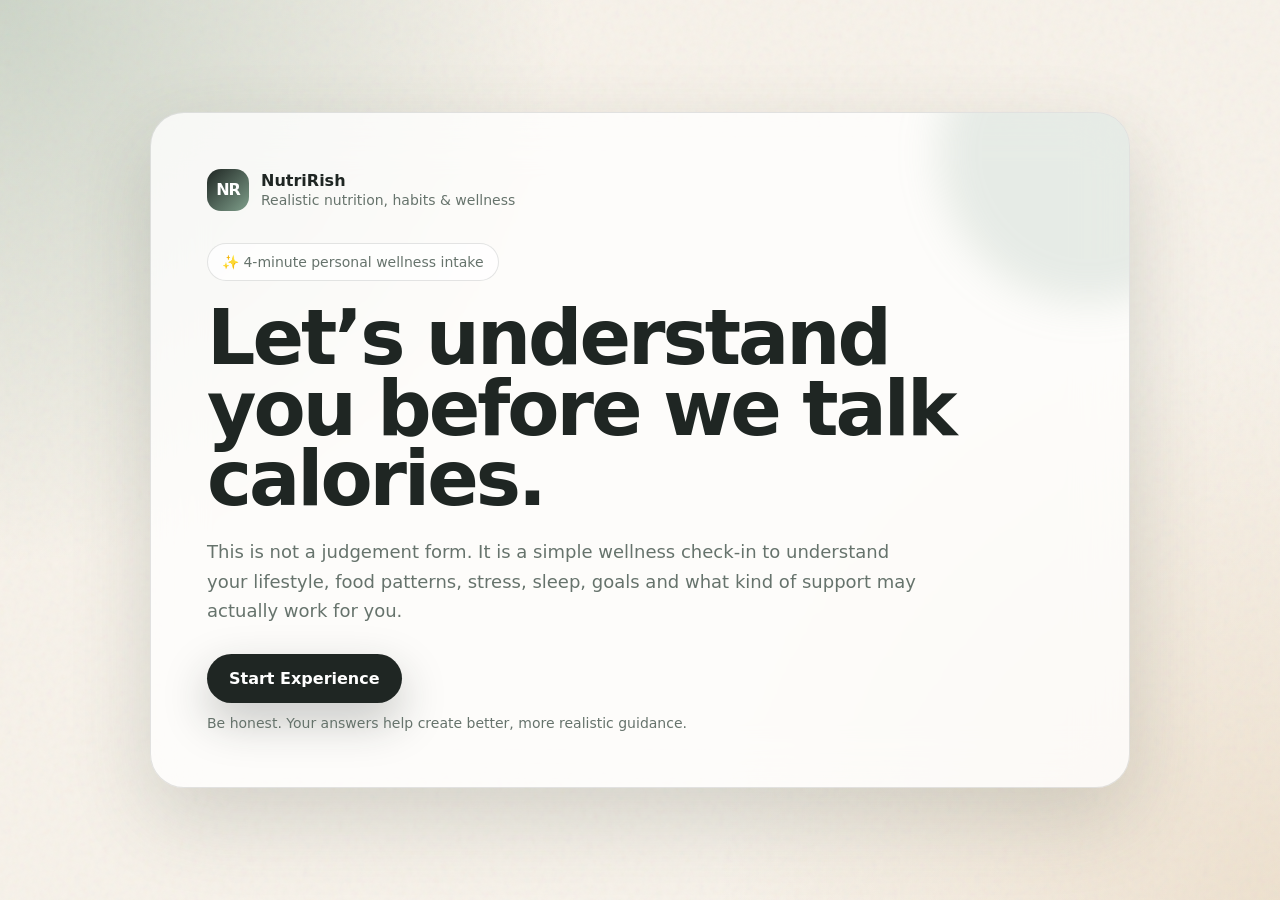
<file: nutrirish_wellness_form.html>
<!DOCTYPE html>
<html lang="en">
<head>
  <meta charset="UTF-8" />
  <meta name="viewport" content="width=device-width, initial-scale=1.0" />
  <title>NutriRish Wellness Intake</title>
  <style>
    :root {
      --bg: #f7f2ea;
      --card: rgba(255, 255, 255, 0.76);
      --text: #1f2623;
      --muted: #66736c;
      --accent: #7f9f8b;
      --accent-dark: #506f60;
      --line: rgba(31, 38, 35, 0.12);
      --shadow: 0 30px 80px rgba(54, 67, 58, 0.18);
      --danger: #9d4b4b;
    }

    * { box-sizing: border-box; }

    html { scroll-behavior: smooth; }

    body {
      margin: 0;
      font-family: Inter, ui-sans-serif, system-ui, -apple-system, BlinkMacSystemFont, "Segoe UI", sans-serif;
      background:
        radial-gradient(circle at top left, rgba(127,159,139,0.35), transparent 36%),
        radial-gradient(circle at bottom right, rgba(219,190,150,0.32), transparent 36%),
        var(--bg);
      color: var(--text);
      min-height: 100vh;
      overflow-x: hidden;
    }

    .noise {
      position: fixed;
      inset: 0;
      pointer-events: none;
      opacity: 0.055;
      background-image: url("data:image/svg+xml,%3Csvg viewBox='0 0 200 200' xmlns='http://www.w3.org/2000/svg'%3E%3Cfilter id='noiseFilter'%3E%3CfeTurbulence type='fractalNoise' baseFrequency='0.65' numOctaves='3' stitchTiles='stitch'/%3E%3C/filter%3E%3Crect width='100%25' height='100%25' filter='url(%23noiseFilter)'/%3E%3C/svg%3E");
    }

    .wrap {
      width: min(980px, 92vw);
      margin: 0 auto;
      min-height: 100vh;
      display: grid;
      place-items: center;
      padding: 32px 0;
    }

    .panel {
      width: 100%;
      border: 1px solid var(--line);
      background: var(--card);
      backdrop-filter: blur(26px);
      border-radius: 34px;
      box-shadow: var(--shadow);
      padding: clamp(24px, 5vw, 56px);
      position: relative;
      overflow: hidden;
    }

    .panel::before {
      content: "";
      position: absolute;
      width: 300px;
      height: 300px;
      border-radius: 999px;
      background: rgba(127,159,139,0.18);
      filter: blur(20px);
      right: -110px;
      top: -110px;
    }

    .brand {
      display: flex;
      align-items: center;
      gap: 12px;
      margin-bottom: 32px;
      position: relative;
      z-index: 2;
    }

    .logo {
      width: 42px;
      height: 42px;
      border-radius: 14px;
      background: linear-gradient(135deg, #1f2623, #7f9f8b);
      display: grid;
      place-items: center;
      color: #fff;
      font-weight: 900;
      letter-spacing: -1px;
    }

    .brand span {
      color: var(--muted);
      font-size: 14px;
    }

    .screen { display: none; position: relative; z-index: 2; }
    .screen.active { display: block; animation: enter 540ms cubic-bezier(.2,.8,.2,1); }

    @keyframes enter {
      from { opacity: 0; transform: translateY(18px) scale(0.985); }
      to { opacity: 1; transform: translateY(0) scale(1); }
    }

    h1 {
      font-size: clamp(38px, 7vw, 76px);
      line-height: 0.93;
      letter-spacing: -3px;
      margin: 0 0 22px;
      max-width: 820px;
    }

    h2 {
      font-size: clamp(30px, 5vw, 52px);
      line-height: 1;
      letter-spacing: -2px;
      margin: 0 0 16px;
      max-width: 760px;
    }

    p {
      font-size: 18px;
      line-height: 1.65;
      color: var(--muted);
      max-width: 720px;
      margin: 0 0 28px;
    }

    .pill {
      display: inline-flex;
      align-items: center;
      gap: 8px;
      background: rgba(255,255,255,0.7);
      border: 1px solid var(--line);
      border-radius: 999px;
      padding: 10px 14px;
      font-size: 14px;
      color: var(--muted);
      margin-bottom: 22px;
    }

    .grid {
      display: grid;
      grid-template-columns: repeat(2, minmax(0, 1fr));
      gap: 16px;
      margin: 22px 0;
    }

    .field { margin: 18px 0; }

    label {
      display: block;
      font-weight: 750;
      font-size: 15px;
      margin-bottom: 9px;
      color: var(--text);
    }

    .hint {
      display: block;
      color: var(--muted);
      font-size: 13px;
      font-weight: 500;
      margin-top: -4px;
      margin-bottom: 9px;
    }

    input, select, textarea {
      width: 100%;
      border: 1px solid var(--line);
      background: rgba(255,255,255,0.68);
      border-radius: 18px;
      padding: 16px 17px;
      font-size: 16px;
      color: var(--text);
      outline: none;
      transition: 220ms ease;
      font-family: inherit;
    }

    textarea { min-height: 110px; resize: vertical; }

    input:focus, select:focus, textarea:focus {
      border-color: rgba(127,159,139,0.82);
      box-shadow: 0 0 0 5px rgba(127,159,139,0.16);
      background: rgba(255,255,255,0.92);
    }

    .choice-grid {
      display: grid;
      grid-template-columns: repeat(2, minmax(0, 1fr));
      gap: 12px;
      margin-top: 12px;
    }

    .choice input { display: none; }

    .choice span {
      display: block;
      padding: 15px 16px;
      border-radius: 18px;
      border: 1px solid var(--line);
      background: rgba(255,255,255,0.62);
      cursor: pointer;
      transition: 200ms ease;
      color: var(--muted);
      min-height: 54px;
    }

    .choice input:checked + span {
      background: rgba(127,159,139,0.18);
      border-color: rgba(127,159,139,0.85);
      color: var(--text);
      transform: translateY(-2px);
      box-shadow: 0 14px 28px rgba(80, 111, 96, 0.12);
    }

    .slider-row {
      display: grid;
      grid-template-columns: 1fr auto;
      gap: 16px;
      align-items: center;
      margin-top: 8px;
    }

    input[type="range"] { accent-color: var(--accent-dark); padding: 0; }

    .score {
      min-width: 48px;
      height: 48px;
      border-radius: 16px;
      background: #1f2623;
      color: #fff;
      display: grid;
      place-items: center;
      font-weight: 900;
    }

    .buttons {
      display: flex;
      justify-content: space-between;
      align-items: center;
      gap: 12px;
      margin-top: 34px;
    }

    button {
      border: 0;
      border-radius: 999px;
      padding: 15px 22px;
      font-size: 16px;
      font-weight: 850;
      cursor: pointer;
      transition: 220ms ease;
      font-family: inherit;
    }

    .primary {
      background: #1f2623;
      color: white;
      box-shadow: 0 18px 45px rgba(31,38,35,0.25);
    }

    .primary:hover { transform: translateY(-3px); }
    .primary:disabled { opacity: 0.55; cursor: not-allowed; transform: none; }

    .ghost {
      background: rgba(255,255,255,0.62);
      color: var(--muted);
      border: 1px solid var(--line);
    }

    .progress-wrap {
      margin-bottom: 28px;
    }

    .progress-meta {
      display: flex;
      justify-content: space-between;
      font-size: 13px;
      color: var(--muted);
      margin-bottom: 8px;
    }

    .progress {
      width: 100%;
      height: 9px;
      background: rgba(31,38,35,0.08);
      border-radius: 999px;
      overflow: hidden;
    }

    .bar {
      height: 100%;
      width: 0%;
      background: linear-gradient(90deg, #7f9f8b, #1f2623);
      border-radius: 999px;
      transition: width 380ms ease;
    }

    .microcopy {
      font-size: 14px;
      color: var(--muted);
      margin-top: 12px;
    }

    .error {
      color: var(--danger);
      font-size: 14px;
      margin-top: 14px;
      display: none;
    }

    .success {
      text-align: center;
      padding: 40px 0;
    }

    .success-icon {
      width: 78px;
      height: 78px;
      margin: 0 auto 24px;
      border-radius: 28px;
      display: grid;
      place-items: center;
      background: rgba(127,159,139,0.18);
      font-size: 36px;
    }

    @media (max-width: 760px) {
      .grid, .choice-grid { grid-template-columns: 1fr; }
      .buttons { flex-direction: column-reverse; align-items: stretch; }
      button { width: 100%; }
      h1 { letter-spacing: -2px; }
      .panel { border-radius: 28px; }
    }
  </style>
</head>
<body>
  <div class="noise"></div>
  <main class="wrap">
    <section class="panel">
      <div class="brand">
        <div class="logo">NR</div>
        <div>
          <strong>NutriRish</strong><br />
          <span>Realistic nutrition, habits & wellness</span>
        </div>
      </div>

      <form id="wellnessForm" novalidate>
        <div class="screen active" data-screen="0">
          <div class="pill">✨ 4-minute personal wellness intake</div>
          <h1>Let’s understand you before we talk calories.</h1>
          <p>This is not a judgement form. It is a simple wellness check-in to understand your lifestyle, food patterns, stress, sleep, goals and what kind of support may actually work for you.</p>
          <button type="button" class="primary" onclick="nextScreen()">Start Experience</button>
          <div class="microcopy">Be honest. Your answers help create better, more realistic guidance.</div>
        </div>

        <div class="screen" data-screen="1">
          <div class="progress-wrap"><div class="progress-meta"><span>Identity</span><span>1 / 10</span></div><div class="progress"><div class="bar"></div></div></div>
          <h2>First, tell me a little about you.</h2>
          <p>Basic context helps avoid generic advice.</p>

          <div class="grid">
            <div class="field">
              <label for="name">Your name *</label>
              <input id="name" name="name" type="text" placeholder="e.g. Rish" required />
            </div>
            <div class="field">
              <label for="instagram">Instagram handle</label>
              <input id="instagram" name="instagram" type="text" placeholder="@yourhandle" />
            </div>
            <div class="field">
              <label for="age">Age *</label>
              <input id="age" name="age" type="number" placeholder="30" min="13" max="90" required />
            </div>
            <div class="field">
              <label for="gender">Gender identity</label>
              <select id="gender" name="gender">
                <option value="">Prefer to choose</option>
                <option>Female</option>
                <option>Male</option>
                <option>Non-binary</option>
                <option>Prefer not to say</option>
                <option>Other</option>
              </select>
            </div>
            <div class="field">
              <label for="location">City / location *</label>
              <input id="location" name="location" type="text" placeholder="London" required />
            </div>
            <div class="field">
              <label for="country">Country *</label>
              <input id="country" name="country" type="text" placeholder="United Kingdom" required />
            </div>
            <div class="field">
              <label for="ethnicity">Ethnicity / cultural background</label>
              <span class="hint">Optional. Useful for food culture, family meals and lifestyle context.</span>
              <input id="ethnicity" name="ethnicity" type="text" placeholder="e.g. Indian, British Asian, etc." />
            </div>
            <div class="field">
              <label for="occupation">What do you do most days?</label>
              <input id="occupation" name="occupation" type="text" placeholder="Office job, student, shift work, parent, business owner..." />
            </div>
          </div>

          <div class="error"></div>
          <div class="buttons"><button type="button" class="ghost" onclick="prevScreen()">Back</button><button type="button" class="primary" onclick="nextScreen()">Continue</button></div>
        </div>

        <div class="screen" data-screen="2">
          <div class="progress-wrap"><div class="progress-meta"><span>Goal</span><span>2 / 10</span></div><div class="progress"><div class="bar"></div></div></div>
          <h2>What would you love to improve?</h2>
          <p>Choose what feels most true right now.</p>

          <div class="field">
            <label>Main goal *</label>
            <div class="choice-grid">
              <label class="choice"><input name="mainGoal" type="radio" value="Fat loss" required /><span>🔥 Fat loss</span></label>
              <label class="choice"><input name="mainGoal" type="radio" value="Build muscle" /><span>💪 Build muscle</span></label>
              <label class="choice"><input name="mainGoal" type="radio" value="Better energy" /><span>⚡ Better energy</span></label>
              <label class="choice"><input name="mainGoal" type="radio" value="Improve digestion" /><span>🌱 Improve digestion</span></label>
              <label class="choice"><input name="mainGoal" type="radio" value="Healthier relationship with food" /><span>🍽️ Healthier relationship with food</span></label>
              <label class="choice"><input name="mainGoal" type="radio" value="Overall wellness" /><span>🧭 Overall wellness</span></label>
            </div>
          </div>

          <div class="grid">
            <div class="field">
              <label for="timeline">When would you like to feel a clear change?</label>
              <select id="timeline" name="timeline">
                <option value="">Select one</option>
                <option>In the next 4 weeks</option>
                <option>In 8-12 weeks</option>
                <option>In 3-6 months</option>
                <option>I want a long-term lifestyle change</option>
              </select>
            </div>
            <div class="field">
              <label for="importance">How important is this goal right now?</label>
              <select id="importance" name="importance">
                <option value="">Select one</option>
                <option>Nice to have</option>
                <option>Important</option>
                <option>Very important</option>
                <option>I really need change now</option>
              </select>
            </div>
          </div>

          <div class="field">
            <label for="goalReason">Why does this matter to you personally?</label>
            <textarea id="goalReason" name="goalReason" placeholder="Confidence, health, clothes fitting better, energy, mood, discipline, family, a recent wake-up call..."></textarea>
          </div>

          <div class="error"></div>
          <div class="buttons"><button type="button" class="ghost" onclick="prevScreen()">Back</button><button type="button" class="primary" onclick="nextScreen()">Continue</button></div>
        </div>

        <div class="screen" data-screen="3">
          <div class="progress-wrap"><div class="progress-meta"><span>Body context</span><span>3 / 10</span></div><div class="progress"><div class="bar"></div></div></div>
          <h2>Let’s understand your body, not judge it.</h2>
          <p>Only share what you are comfortable sharing.</p>

          <div class="grid">
            <div class="field">
              <label for="height">Height</label>
              <input id="height" name="height" type="text" placeholder="e.g. 168 cm or 5'6" />
            </div>
            <div class="field">
              <label for="weight">Current weight</label>
              <input id="weight" name="weight" type="text" placeholder="e.g. 70 kg" />
            </div>
            <div class="field">
              <label for="weightChange">Weight trend recently</label>
              <select id="weightChange" name="weightChange">
                <option value="">Select one</option>
                <option>Going up</option>
                <option>Going down</option>
                <option>Mostly stable</option>
                <option>Up and down</option>
                <option>I do not track it</option>
              </select>
            </div>
            <div class="field">
              <label for="medicalContext">Any medical condition or medication?</label>
              <span class="hint">Optional. Do not share anything you are not comfortable with.</span>
              <input id="medicalContext" name="medicalContext" type="text" placeholder="e.g. thyroid, PCOS, cholesterol, diabetes, none..." />
            </div>
          </div>

          <div class="field">
            <label>How confident do you currently feel in your body?</label>
            <div class="slider-row"><input name="bodyConfidence" type="range" min="1" max="10" value="5" oninput="bodyConfidenceValue.textContent=this.value" /><div class="score" id="bodyConfidenceValue">5</div></div>
          </div>

          <div class="error"></div>
          <div class="buttons"><button type="button" class="ghost" onclick="prevScreen()">Back</button><button type="button" class="primary" onclick="nextScreen()">Continue</button></div>
        </div>

        <div class="screen" data-screen="4">
          <div class="progress-wrap"><div class="progress-meta"><span>Nutrition awareness</span><span>4 / 10</span></div><div class="progress"><div class="bar"></div></div></div>
          <h2>What do you already know about nutrition?</h2>
          <p>This helps me meet you where you are, not overload you.</p>

          <div class="field">
            <label>How would you describe your nutrition knowledge? *</label>
            <div class="choice-grid">
              <label class="choice"><input name="nutritionKnowledge" type="radio" value="Beginner" required /><span>🌱 Beginner, I need basics</span></label>
              <label class="choice"><input name="nutritionKnowledge" type="radio" value="Some knowledge" /><span>📚 I know a few things</span></label>
              <label class="choice"><input name="nutritionKnowledge" type="radio" value="I track calories/macros" /><span>📊 I track calories/macros</span></label>
              <label class="choice"><input name="nutritionKnowledge" type="radio" value="Confused by too much advice" /><span>🌀 I am confused by too much advice</span></label>
            </div>
          </div>

          <div class="grid">
            <div class="field">
              <label for="calorieTracking">Do you track calories?</label>
              <select id="calorieTracking" name="calorieTracking">
                <option value="">Select one</option>
                <option>Yes, daily</option>
                <option>Sometimes</option>
                <option>I have tried before</option>
                <option>No</option>
                <option>I do not want to track</option>
              </select>
            </div>
            <div class="field">
              <label for="proteinAwareness">Do you know your protein intake?</label>
              <select id="proteinAwareness" name="proteinAwareness">
                <option value="">Select one</option>
                <option>Yes, I track it</option>
                <option>Roughly</option>
                <option>Not sure</option>
                <option>I barely think about protein</option>
              </select>
            </div>
          </div>

          <div class="field">
            <label for="nutritionBeliefs">What nutrition advice have you believed or followed before?</label>
            <textarea id="nutritionBeliefs" name="nutritionBeliefs" placeholder="Low carb, fasting, detox, high protein, clean eating, no sugar, calorie deficit, etc."></textarea>
          </div>

          <div class="error"></div>
          <div class="buttons"><button type="button" class="ghost" onclick="prevScreen()">Back</button><button type="button" class="primary" onclick="nextScreen()">Continue</button></div>
        </div>

        <div class="screen" data-screen="5">
          <div class="progress-wrap"><div class="progress-meta"><span>Food patterns</span><span>5 / 10</span></div><div class="progress"><div class="bar"></div></div></div>
          <h2>Let’s talk food, without guilt.</h2>
          <p>Your pattern matters more than one perfect meal.</p>

          <div class="field">
            <label>Biggest nutrition struggle *</label>
            <div class="choice-grid">
              <label class="choice"><input name="nutritionStruggle" type="radio" value="Cravings" required /><span>🍫 Cravings</span></label>
              <label class="choice"><input name="nutritionStruggle" type="radio" value="Overeating" /><span>🍕 Overeating</span></label>
              <label class="choice"><input name="nutritionStruggle" type="radio" value="Low protein" /><span>🥚 Low protein</span></label>
              <label class="choice"><input name="nutritionStruggle" type="radio" value="Weekend inconsistency" /><span>🎉 Weekend inconsistency</span></label>
              <label class="choice"><input name="nutritionStruggle" type="radio" value="Emotional eating" /><span>🧠 Emotional eating</span></label>
              <label class="choice"><input name="nutritionStruggle" type="radio" value="No routine" /><span>⏰ No routine</span></label>
            </div>
          </div>

          <div class="grid">
            <div class="field">
              <label for="mealsPerDay">Typical meals per day</label>
              <select id="mealsPerDay" name="mealsPerDay">
                <option value="">Select one</option>
                <option>1-2</option>
                <option>3</option>
                <option>4+</option>
                <option>It changes daily</option>
              </select>
            </div>
            <div class="field">
              <label for="eatingOut">How often do you eat out/order food?</label>
              <select id="eatingOut" name="eatingOut">
                <option value="">Select one</option>
                <option>Rarely</option>
                <option>1-2 times/week</option>
                <option>3-5 times/week</option>
                <option>Most days</option>
              </select>
            </div>
            <div class="field">
              <label for="dietType">Food preference</label>
              <select id="dietType" name="dietType">
                <option value="">Select one</option>
                <option>Vegetarian</option>
                <option>Vegan</option>
                <option>Eggitarian</option>
                <option>Non-vegetarian</option>
                <option>Mostly plant-based</option>
                <option>Other</option>
              </select>
            </div>
            <div class="field">
              <label for="allergies">Allergies / foods you avoid</label>
              <input id="allergies" name="allergies" type="text" placeholder="Dairy, gluten, nuts, eggs, none..." />
            </div>
          </div>

          <div class="field">
            <label for="usualDayFood">What does a normal day of eating look like for you?</label>
            <textarea id="usualDayFood" name="usualDayFood" placeholder="Breakfast, lunch, dinner, snacks, drinks. Rough is fine."></textarea>
          </div>

          <div class="error"></div>
          <div class="buttons"><button type="button" class="ghost" onclick="prevScreen()">Back</button><button type="button" class="primary" onclick="nextScreen()">Continue</button></div>
        </div>

        <div class="screen" data-screen="6">
          <div class="progress-wrap"><div class="progress-meta"><span>Hunger & emotions</span><span>6 / 10</span></div><div class="progress"><div class="bar"></div></div></div>
          <h2>How does food feel emotionally?</h2>
          <p>This is where sustainable coaching becomes personal.</p>

          <div class="grid">
            <div class="field">
              <label for="hungerPattern">Hunger pattern</label>
              <select id="hungerPattern" name="hungerPattern">
                <option value="">Select one</option>
                <option>I get very hungry often</option>
                <option>I forget to eat then overeat</option>
                <option>My hunger feels normal</option>
                <option>I eat even when not hungry</option>
                <option>I am not sure</option>
              </select>
            </div>
            <div class="field">
              <label for="cravingTiming">When do cravings usually hit?</label>
              <select id="cravingTiming" name="cravingTiming">
                <option value="">Select one</option>
                <option>Morning</option>
                <option>Afternoon</option>
                <option>Evening/night</option>
                <option>Weekend/social situations</option>
                <option>Stressful moments</option>
                <option>Rarely</option>
              </select>
            </div>
          </div>

          <div class="field">
            <label>How often do you feel guilt after eating?</label>
            <div class="choice-grid">
              <label class="choice"><input name="foodGuilt" type="radio" value="Rarely" /><span>😌 Rarely</span></label>
              <label class="choice"><input name="foodGuilt" type="radio" value="Sometimes" /><span>🙂 Sometimes</span></label>
              <label class="choice"><input name="foodGuilt" type="radio" value="Often" /><span>😵 Often</span></label>
              <label class="choice"><input name="foodGuilt" type="radio" value="I prefer not to answer" /><span>🤍 Prefer not to answer</span></label>
            </div>
          </div>

          <div class="field">
            <label for="foodRelationship">Complete this sentence: “Food feels like...”</label>
            <textarea id="foodRelationship" name="foodRelationship" placeholder="Fuel, comfort, stress, confusion, control, joy, guilt, something else..."></textarea>
          </div>

          <div class="error"></div>
          <div class="buttons"><button type="button" class="ghost" onclick="prevScreen()">Back</button><button type="button" class="primary" onclick="nextScreen()">Continue</button></div>
        </div>

        <div class="screen" data-screen="7">
          <div class="progress-wrap"><div class="progress-meta"><span>Sleep & recovery</span><span>7 / 10</span></div><div class="progress"><div class="bar"></div></div></div>
          <h2>Your recovery tells a lot.</h2>
          <p>Sleep, stress and energy shape hunger, cravings and consistency.</p>

          <div class="grid">
            <div class="field">
              <label for="sleepHours">Average sleep *</label>
              <select id="sleepHours" name="sleepHours" required>
                <option value="">Select one</option>
                <option>Less than 5 hours</option>
                <option>5-6 hours</option>
                <option>6-7 hours</option>
                <option>7-8 hours</option>
                <option>More than 8 hours</option>
              </select>
            </div>
            <div class="field">
              <label for="wakeFeeling">When you wake up *</label>
              <select id="wakeFeeling" name="wakeFeeling" required>
                <option value="">Select one</option>
                <option>Fresh and ready</option>
                <option>Okay, but slow</option>
                <option>Tired most mornings</option>
                <option>Exhausted</option>
              </select>
            </div>
          </div>

          <div class="field">
            <label>Energy through the day</label>
            <div class="slider-row"><input name="energyScore" type="range" min="1" max="10" value="5" oninput="energyValue.textContent=this.value" /><div class="score" id="energyValue">5</div></div>
          </div>
          <div class="field">
            <label>Stress level right now</label>
            <div class="slider-row"><input name="stressScore" type="range" min="1" max="10" value="5" oninput="stressValue.textContent=this.value" /><div class="score" id="stressValue">5</div></div>
          </div>

          <div class="field">
            <label for="stressSource">What is creating the most stress lately?</label>
            <textarea id="stressSource" name="stressSource" placeholder="Work, family, health, money, relationships, body image, uncertainty..."></textarea>
          </div>

          <div class="error"></div>
          <div class="buttons"><button type="button" class="ghost" onclick="prevScreen()">Back</button><button type="button" class="primary" onclick="nextScreen()">Continue</button></div>
        </div>

        <div class="screen" data-screen="8">
          <div class="progress-wrap"><div class="progress-meta"><span>Movement</span><span>8 / 10</span></div><div class="progress"><div class="bar"></div></div></div>
          <h2>What does movement look like for you?</h2>
          <p>We are looking for realistic patterns, not athlete-level perfection.</p>

          <div class="grid">
            <div class="field">
              <label for="activityLevel">Daily activity</label>
              <select id="activityLevel" name="activityLevel">
                <option value="">Select one</option>
                <option>Mostly sitting</option>
                <option>Some walking</option>
                <option>Active most days</option>
                <option>Very active</option>
              </select>
            </div>
            <div class="field">
              <label for="trainingFrequency">Training frequency</label>
              <select id="trainingFrequency" name="trainingFrequency">
                <option value="">Select one</option>
                <option>0 days/week</option>
                <option>1-2 days/week</option>
                <option>3-4 days/week</option>
                <option>5+ days/week</option>
              </select>
            </div>
            <div class="field">
              <label for="trainingType">Training type</label>
              <input id="trainingType" name="trainingType" type="text" placeholder="Gym, walking, running, sport, yoga, none..." />
            </div>
            <div class="field">
              <label for="steps">Average daily steps</label>
              <input id="steps" name="steps" type="text" placeholder="e.g. 8,000 or not sure" />
            </div>
          </div>

          <div class="field">
            <label for="movementBarrier">What usually stops you from moving more?</label>
            <textarea id="movementBarrier" name="movementBarrier" placeholder="Time, energy, confidence, pain, motivation, routine, weather..."></textarea>
          </div>

          <div class="error"></div>
          <div class="buttons"><button type="button" class="ghost" onclick="prevScreen()">Back</button><button type="button" class="primary" onclick="nextScreen()">Continue</button></div>
        </div>

        <div class="screen" data-screen="9">
          <div class="progress-wrap"><div class="progress-meta"><span>Support style</span><span>9 / 10</span></div><div class="progress"><div class="bar"></div></div></div>
          <h2>What kind of support would actually work for you?</h2>
          <p>Some people need structure. Some need flexibility. Some need accountability. There is no one-size-fits-all.</p>

          <div class="field">
            <label>What style would help you most?</label>
            <div class="choice-grid">
              <label class="choice"><input name="supportStyle" type="radio" value="Simple habit plan" /><span>🧩 Simple habit plan</span></label>
              <label class="choice"><input name="supportStyle" type="radio" value="Meal structure" /><span>🍱 Meal structure</span></label>
              <label class="choice"><input name="supportStyle" type="radio" value="Accountability" /><span>✅ Accountability</span></label>
              <label class="choice"><input name="supportStyle" type="radio" value="Education" /><span>🧠 Education</span></label>
              <label class="choice"><input name="supportStyle" type="radio" value="Emotional support" /><span>🤍 Emotional support</span></label>
              <label class="choice"><input name="supportStyle" type="radio" value="I am not sure" /><span>🧭 I am not sure</span></label>
            </div>
          </div>

          <div class="grid">
            <div class="field">
              <label for="coachPreference">How direct should coaching be?</label>
              <select id="coachPreference" name="coachPreference">
                <option value="">Select one</option>
                <option>Gentle and supportive</option>
                <option>Balanced</option>
                <option>Direct and structured</option>
                <option>I need a push</option>
              </select>
            </div>
            <div class="field">
              <label for="budgetIntent">Are you looking for coaching?</label>
              <select id="budgetIntent" name="budgetIntent">
                <option value="">Select one</option>
                <option>Yes, soon</option>
                <option>Maybe later</option>
                <option>Just exploring</option>
                <option>I only want free resources for now</option>
              </select>
            </div>
          </div>

          <div class="field">
            <label for="pastAttempts">What have you tried before, and why did it not fully work?</label>
            <textarea id="pastAttempts" name="pastAttempts" placeholder="Diets, gym plans, fasting, apps, challenges, personal trainers, self-tracking..."></textarea>
          </div>

          <div class="error"></div>
          <div class="buttons"><button type="button" class="ghost" onclick="prevScreen()">Back</button><button type="button" class="primary" onclick="nextScreen()">Continue</button></div>
        </div>

        <div class="screen" data-screen="10">
          <div class="progress-wrap"><div class="progress-meta"><span>Final check-in</span><span>10 / 10</span></div><div class="progress"><div class="bar"></div></div></div>
          <h2>Last honest check-in.</h2>
          <p>This answer matters more than any number.</p>

          <div class="field">
            <label for="mainBlocker">What is the one thing stopping you from feeling your best? *</label>
            <textarea id="mainBlocker" name="mainBlocker" placeholder="Time, stress, confusion, cravings, discipline, social life, confidence..." required></textarea>
          </div>

          <div class="grid">
            <div class="field">
              <label for="email">Email, optional</label>
              <input id="email" name="email" type="email" placeholder="you@example.com" />
            </div>
            <div class="field">
              <label for="contactPreference">Preferred follow-up</label>
              <select id="contactPreference" name="contactPreference">
                <option value="">Select one</option>
                <option>Instagram DM</option>
                <option>Email</option>
                <option>WhatsApp</option>
                <option>No follow-up, just submitting</option>
              </select>
            </div>
          </div>

          <div class="field">
            <label for="finalMessage">Anything else you want me to understand about you?</label>
            <textarea id="finalMessage" name="finalMessage" placeholder="Your routine, family food, work pressure, health worries, goals, fears, anything personal you want to share..."></textarea>
          </div>

          <div class="error"></div>
          <div class="buttons"><button type="button" class="ghost" onclick="prevScreen()">Back</button><button type="submit" class="primary" id="submitBtn">Submit my check-in</button></div>
          <div class="microcopy">This is not medical advice. For medical conditions, diagnosis, medication or urgent symptoms, please speak to a qualified healthcare professional.</div>
        </div>

        <div class="screen success" data-screen="11">
          <div class="success-icon">🌿</div>
          <h2>Your check-in is complete.</h2>
          <p>Thank you for being honest with yourself. Your body does not need punishment, it needs support, structure and patience.</p>
          <button type="button" class="primary" onclick="restartForm()">Start again</button>
        </div>
      </form>
    </section>
  </main>

  <script>
    const GOOGLE_SCRIPT_URL = "https://script.google.com/macros/s/AKfycbzltN5NvZmdnA4GUW_P2NaCYDFgfpAIcu9TQCSlNGf92RXGFQvQJ1XmLd8kU-ajlvwQ_w/exec";

    let currentScreen = 0;
    const screens = Array.from(document.querySelectorAll(".screen"));
    const finalQuestionScreen = 10;

    function showScreen(index) {
      screens.forEach(screen => screen.classList.remove("active"));
      screens[index].classList.add("active");
      currentScreen = index;
      updateProgress();
      clearError();
      window.scrollTo({ top: 0, behavior: "smooth" });
    }

    function activeScreen() {
      return screens[currentScreen];
    }

    function showError(message) {
      const errorBox = activeScreen().querySelector(".error");
      if (errorBox) {
        errorBox.textContent = message;
        errorBox.style.display = "block";
      } else {
        alert(message);
      }
    }

    function clearError() {
      document.querySelectorAll(".error").forEach(box => {
        box.textContent = "";
        box.style.display = "none";
      });
    }

    function validateCurrentScreen() {
      clearError();
      const active = activeScreen();
      const requiredFields = Array.from(active.querySelectorAll("[required]"));
      const checkedRadioNames = new Set();

      for (const field of requiredFields) {
        if (field.type === "radio") {
          if (checkedRadioNames.has(field.name)) continue;
          checkedRadioNames.add(field.name);
          const group = Array.from(active.querySelectorAll(`input[type="radio"][name="${field.name}"]`));
          const checked = group.some(input => input.checked);
          if (!checked) {
            showError("Please choose one option before continuing.");
            return false;
          }
        } else if (!field.value || !field.value.trim()) {
          field.focus();
          showError("Please complete the required field before continuing.");
          return false;
        }
      }
      return true;
    }

    function nextScreen() {
      if (currentScreen > 0 && currentScreen <= finalQuestionScreen && !validateCurrentScreen()) return;
      showScreen(Math.min(currentScreen + 1, screens.length - 1));
    }

    function prevScreen() {
      showScreen(Math.max(currentScreen - 1, 0));
    }

    function updateProgress() {
      const activeBar = activeScreen().querySelector(".bar");
      if (!activeBar) return;
      const percent = Math.min((currentScreen / finalQuestionScreen) * 100, 100);
      activeBar.style.width = percent + "%";
    }

    function restartForm() {
      document.getElementById("wellnessForm").reset();
      document.getElementById("bodyConfidenceValue").textContent = "5";
      document.getElementById("energyValue").textContent = "5";
      document.getElementById("stressValue").textContent = "5";
      showScreen(0);
    }

    function formToObject(form) {
      const formData = new FormData(form);
      const data = {};
      for (const [key, value] of formData.entries()) {
        data[key] = value;
      }
      data.submittedAt = new Date().toISOString();
      data.page = "NutriRish Wellness Intake";
      data.userAgent = navigator.userAgent;
      return data;
    }

    document.getElementById("wellnessForm").addEventListener("submit", async function(event) {
      event.preventDefault();
      if (!validateCurrentScreen()) return;

      const submitBtn = document.getElementById("submitBtn");
      submitBtn.disabled = true;
      submitBtn.textContent = "Submitting...";

      const data = formToObject(event.target);

      try {
        if (!GOOGLE_SCRIPT_URL || GOOGLE_SCRIPT_URL.includes("PASTE_YOUR")) {
          console.log("Form data ready for Google Sheets:", data);
          showError("Form is ready, but Google Apps Script URL is missing. Paste your Web App URL in GOOGLE_SCRIPT_URL.");
          return;
        }

        await fetch(GOOGLE_SCRIPT_URL, {
          method: "POST",
          mode: "no-cors",
          headers: { "Content-Type": "text/plain;charset=utf-8" },
          body: JSON.stringify(data)
        });

        showScreen(11);
      } catch (error) {
        console.error(error);
        showError("Something went wrong while submitting. Please try again.");
      } finally {
        submitBtn.disabled = false;
        submitBtn.textContent = "Submit my check-in";
      }
    });
  </script>
</body>
</html>
</file>
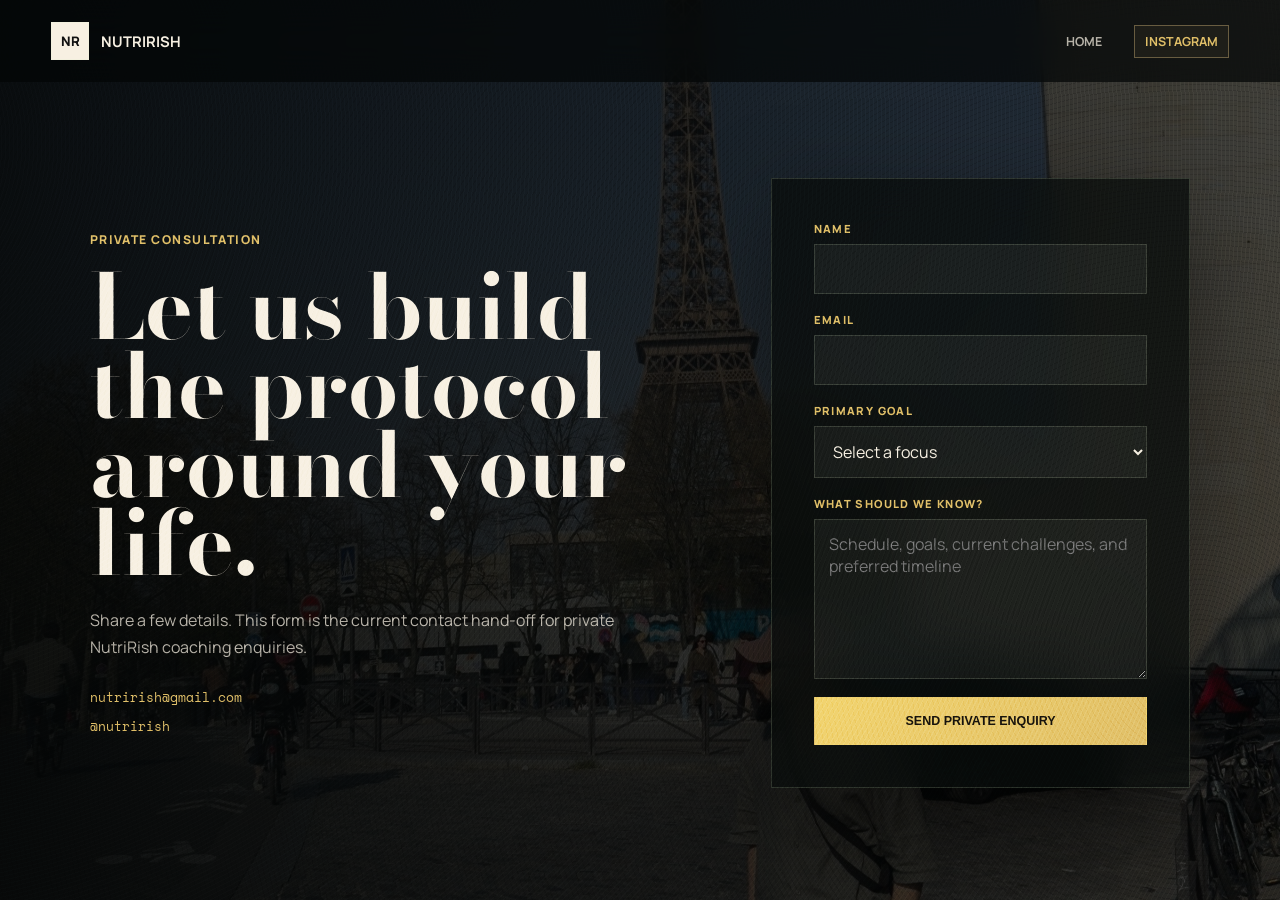
<file: s.html>
<!doctype html>
<html lang="en">
  <head>
    <meta charset="UTF-8" />
    <meta name="viewport" content="width=device-width, initial-scale=1.0" />
    <meta
      name="description"
      content="Request a private NutriRish nutrition coaching consultation."
    />
    <title>Private Consultation | NutriRish</title>
    <link rel="preconnect" href="https://fonts.googleapis.com" />
    <link rel="preconnect" href="https://fonts.gstatic.com" crossorigin />
    <link
      href="https://fonts.googleapis.com/css2?family=Bodoni+Moda:opsz,wght@6..96,500;6..96,600;6..96,700;6..96,800&family=Manrope:wght@400;500;600;700;800&family=Space+Mono:wght@400;700&display=swap"
      rel="stylesheet"
    />
    <link rel="stylesheet" href="./styles.css" />
  </head>
  <body class="contact-page">
    <div class="grain" aria-hidden="true"></div>
    <header class="site-header contact-header">
      <a class="brand" href="./index.html" aria-label="Return to NutriRish home">
        <span>NR</span>
        <strong>NutriRish</strong>
      </a>
      <nav aria-label="Contact navigation">
        <a href="./index.html">Home</a>
        <a href="https://www.instagram.com/nutrirish" target="_blank" rel="noreferrer">Instagram</a>
      </nav>
    </header>

    <main class="contact-shell">
      <section class="contact-intro">
        <p class="eyebrow">Private consultation</p>
        <h1>Let us build the protocol around your life.</h1>
        <p>
          Share a few details. This form is the current contact hand-off for private
          NutriRish coaching enquiries.
        </p>
        <div class="contact-direct">
          <a href="mailto:nutrirish@gmail.com">nutrirish@gmail.com</a>
          <a href="https://www.instagram.com/nutrirish" target="_blank" rel="noreferrer">@nutrirish</a>
        </div>
      </section>

      <form class="contact-form" action="mailto:nutrirish@gmail.com" method="post" enctype="text/plain">
        <label>
          <span>Name</span>
          <input name="name" type="text" autocomplete="name" required />
        </label>
        <label>
          <span>Email</span>
          <input name="email" type="email" autocomplete="email" required />
        </label>
        <label>
          <span>Primary goal</span>
          <select name="goal" required>
            <option value="">Select a focus</option>
            <option>Body composition</option>
            <option>Executive performance</option>
            <option>Travel-proof nutrition</option>
            <option>Private lifestyle integration</option>
          </select>
        </label>
        <label>
          <span>What should we know?</span>
          <textarea name="details" rows="6" placeholder="Schedule, goals, current challenges, and preferred timeline"></textarea>
        </label>
        <button class="button primary" type="submit">Send private enquiry</button>
      </form>
    </main>
  </body>
</html>
</file>
<file: styles.css>
:root {
  --bg: #03100c;
  --panel: #091a14;
  --ink: #f7f0e2;
  --muted: #bdc8ad;
  --soft: rgba(247, 240, 226, 0.72);
  --line: rgba(217, 233, 190, 0.16);
  --gold: #e0bf68;
  --bronze: #a98242;
  --green: #2f6b4f;
  --leaf: #8fb86e;
  --citrus: #f2d46f;
  --cacao: #2a1b10;
  --cream: #f7f0e2;
  --shadow: 0 30px 90px rgba(0, 0, 0, 0.42);
  font-family: Manrope, system-ui, -apple-system, BlinkMacSystemFont, "Segoe UI", sans-serif;
  color: var(--ink);
  background: var(--bg);
}

.theme-light {
  --bg: #f4efdf;
  --panel: #fffaf0;
  --ink: #172015;
  --muted: #677353;
  --soft: rgba(23, 32, 21, 0.72);
  --line: rgba(58, 89, 49, 0.18);
  --gold: #a97d22;
  --bronze: #7f6736;
  --green: #cfe1bf;
  --leaf: #4f854f;
  --citrus: #d7aa28;
  --cacao: #302112;
  --cream: #fffaf0;
  --shadow: 0 28px 90px rgba(57, 78, 44, 0.18);
}

* {
  box-sizing: border-box;
}

html {
  scroll-behavior: smooth;
  overflow-x: clip;
  width: 100%;
}

body {
  margin: 0;
  overflow-x: clip;
  width: 100%;
  color: var(--ink);
  background:
    radial-gradient(circle at 74% 9%, rgba(66, 130, 87, 0.28), transparent 36rem),
    radial-gradient(circle at 18% 68%, rgba(224, 191, 104, 0.12), transparent 30rem),
    radial-gradient(circle at 92% 78%, rgba(143, 184, 110, 0.11), transparent 24rem),
    linear-gradient(180deg, #020a08 0%, #071712 42%, #03100c 100%);
}

.theme-light body {
  background:
    radial-gradient(circle at 80% 10%, rgba(215, 170, 40, 0.17), transparent 34rem),
    radial-gradient(circle at 18% 68%, rgba(79, 133, 79, 0.14), transparent 30rem),
    radial-gradient(circle at 90% 80%, rgba(198, 72, 36, 0.08), transparent 24rem),
    linear-gradient(180deg, #fbf6ea 0%, #edf3df 46%, #fffaf0 100%);
}

body.is-loading {
  overflow: hidden;
}

body.submission-open {
  overflow: hidden;
}

.preloader {
  position: fixed;
  inset: 0;
  z-index: 300;
  overflow: hidden;
  color: var(--ink);
  background:
    radial-gradient(circle at 74% 32%, rgba(66, 130, 87, 0.42), transparent 30rem),
    radial-gradient(circle at 24% 70%, rgba(224, 191, 104, 0.18), transparent 24rem),
    linear-gradient(135deg, #020a08, #071912 54%, #040b07);
  transition: opacity 900ms cubic-bezier(0.16, 1, 0.3, 1), visibility 900ms ease;
}

.preloader.is-complete {
  opacity: 0;
  visibility: hidden;
  pointer-events: none;
}

.loader-reel {
  position: absolute;
  inset: 0;
  opacity: 0.6;
}

.loader-reel video {
  width: 100%;
  height: 100%;
  object-fit: cover;
  object-position: center 24%;
  filter: saturate(0.62) contrast(1.12) brightness(0.58);
  transform: scale(1.06);
}

.loader-reel::after,
.loader-shutter {
  content: "";
  position: absolute;
  inset: 0;
}

.loader-reel::after {
  background:
    linear-gradient(90deg, rgba(3, 4, 4, 0.92), rgba(3, 4, 4, 0.52) 48%, rgba(3, 4, 4, 0.34)),
    linear-gradient(0deg, rgba(3, 4, 4, 0.9), transparent 56%);
}

.loader-shutter {
  z-index: 2;
  background: #03100c;
  transform-origin: right center;
  animation: shutter-open 1800ms 220ms cubic-bezier(0.16, 1, 0.3, 1) both;
}

.preloader-noise {
  position: absolute;
  inset: -40%;
  opacity: 0.19;
  mix-blend-mode: overlay;
  background-image:
    repeating-linear-gradient(24deg, rgba(255, 255, 255, 0.28) 0 1px, transparent 1px 4px),
    repeating-radial-gradient(circle, rgba(0, 0, 0, 0.52) 0 1px, transparent 1px 5px);
  animation: analog-noise-jitter 540ms steps(7) infinite;
}

.loader-frame {
  position: absolute;
  inset: clamp(14px, 3vw, 38px);
  z-index: 4;
  pointer-events: none;
}

.loader-frame i {
  position: absolute;
  width: 34px;
  height: 34px;
  opacity: 0.68;
  border-color: var(--gold);
}

.loader-frame i:nth-child(1) {
  top: 0;
  left: 0;
  border-top: 1px solid;
  border-left: 1px solid;
}

.loader-frame i:nth-child(2) {
  top: 0;
  right: 0;
  border-top: 1px solid;
  border-right: 1px solid;
}

.loader-frame i:nth-child(3) {
  right: 0;
  bottom: 0;
  border-right: 1px solid;
  border-bottom: 1px solid;
}

.loader-frame i:nth-child(4) {
  bottom: 0;
  left: 0;
  border-bottom: 1px solid;
  border-left: 1px solid;
}

.loader-wordmark {
  position: absolute;
  top: clamp(18px, 4vw, 54px);
  left: clamp(18px, 4vw, 58px);
  z-index: 4;
  display: flex;
  gap: 14px;
  align-items: center;
  color: var(--ink);
  font-family: "Space Mono", monospace;
  font-size: clamp(0.72rem, 1vw, 0.9rem);
  font-weight: 700;
  letter-spacing: 0.16em;
  animation: loader-rise 900ms 500ms cubic-bezier(0.16, 1, 0.3, 1) both;
}

.loader-wordmark span {
  color: var(--gold);
  font-size: 0.58em;
}

.loader-dial {
  position: absolute;
  top: 50%;
  left: 50%;
  z-index: 4;
  width: clamp(230px, 27vw, 390px);
  aspect-ratio: 1;
  transform: translate3d(-50%, -50%, 0);
  animation: loader-number-in 1100ms 380ms cubic-bezier(0.16, 1, 0.3, 1) both;
}

.loader-dial {
  isolation: isolate;
}

.loader-dial > * {
  z-index: 2;
}

.loader-dial::before,
.loader-dial::after {
  z-index: 1;
}

.loader-dial {
  filter: drop-shadow(0 18px 42px rgba(0, 0, 0, 0.38));
}

.loader-dial::before,
.loader-dial::after {
  content: "";
  position: absolute;
  border-radius: 50%;
  pointer-events: none;
}

.loader-dial::before {
  inset: 6%;
  border: 1px dashed rgba(243, 238, 229, 0.24);
  animation: dial-spin 18s linear infinite;
}

.loader-dial::after {
  inset: 18%;
  border: 1px solid rgba(208, 180, 122, 0.26);
  box-shadow: inset 0 0 52px rgba(66, 130, 87, 0.3), 0 0 80px rgba(0, 0, 0, 0.36);
}

.loader-dial svg {
  position: absolute;
  inset: 0;
  width: 100%;
  height: 100%;
  transform: rotate(-90deg);
}

.loader-dial circle {
  fill: none;
  stroke-width: 1.4;
}

.dial-track {
  stroke: rgba(243, 238, 229, 0.12);
}

.dial-progress {
  stroke: var(--gold);
  stroke-dasharray: 515.22;
  stroke-dashoffset: var(--dial-offset, 515.22);
  stroke-linecap: round;
  filter: drop-shadow(0 0 8px rgba(208, 180, 122, 0.7));
  transition: stroke-dashoffset 360ms cubic-bezier(0.16, 1, 0.3, 1);
}

.loader-orbit {
  position: absolute;
  inset: 0;
  border-radius: 50%;
  animation: dial-spin 5.6s linear infinite;
}

.loader-orbit i {
  position: absolute;
  top: 1%;
  left: 50%;
  width: 7px;
  height: 7px;
  border-radius: 50%;
  background: var(--citrus);
  box-shadow: 0 0 20px rgba(242, 212, 111, 0.9);
}

.dial-core {
  position: absolute;
  inset: 0;
  display: grid;
  place-content: center;
  justify-items: center;
  text-align: center;
}

.dial-core span,
.dial-core small {
  font-family: "Space Mono", monospace;
  font-size: 0.58rem;
  font-weight: 700;
  letter-spacing: 0.22em;
  text-transform: uppercase;
}

.dial-core span {
  color: var(--gold);
}

.dial-core strong {
  color: rgba(243, 238, 229, 0.96);
  font-family: "Bodoni Moda", Didot, Georgia, serif;
  font-size: clamp(5.6rem, 12vw, 9.6rem);
  font-weight: 600;
  line-height: 0.78;
  letter-spacing: -0.1em;
}

.dial-core small {
  color: rgba(243, 238, 229, 0.48);
}

.preloader-inner {
  position: absolute;
  left: clamp(18px, 4vw, 58px);
  right: clamp(18px, 4vw, 58px);
  bottom: clamp(24px, 5vw, 58px);
  z-index: 5;
}

.preloader-kicker,
.preloader-meta {
  font-family: "Space Mono", monospace;
  font-size: 0.68rem;
  font-weight: 700;
  letter-spacing: 0.14em;
  text-transform: uppercase;
}

@media (max-height: 680px) {
  .loader-dial {
    width: min(50vh, 280px);
    transform: translate3d(-50%, -58%, 0);
  }

  .preloader-inner {
    bottom: max(18px, env(safe-area-inset-bottom));
  }
}

@media (max-width: 560px) and (max-height: 680px) {
  .loader-dial {
    top: 42%;
    width: min(46vh, 210px);
  }

  .dial-core strong {
    font-size: clamp(3.5rem, 17vw, 4.8rem);
  }
}

.preloader-kicker {
  margin-bottom: 14px;
  color: var(--muted);
  animation: loader-rise 900ms 640ms cubic-bezier(0.16, 1, 0.3, 1) both;
}

.preloader-meter {
  overflow: hidden;
  width: 100%;
  height: 1px;
  margin: 0 0 14px;
  background: rgba(243, 238, 229, 0.16);
}

.preloader-meter span {
  display: block;
  width: 100%;
  height: 100%;
  background: linear-gradient(90deg, var(--leaf), var(--citrus));
  transform: scaleX(0);
  transform-origin: left center;
  transition: transform 320ms cubic-bezier(0.16, 1, 0.3, 1);
}

.preloader-meta {
  display: flex;
  justify-content: space-between;
  width: 100%;
  color: var(--muted);
}

@keyframes loader-rise {
  from { opacity: 0; transform: translate3d(0, 28px, 0); }
  to { opacity: 1; transform: translate3d(0, 0, 0); }
}

@keyframes loader-number-in {
  from { opacity: 0; transform: translate3d(0, 42px, 0); }
  to { opacity: 1; transform: translate3d(0, 0, 0); }
}

@keyframes shutter-open {
  from { transform: scaleX(1); }
  to { transform: scaleX(0); }
}

@keyframes dial-spin {
  to { transform: rotate(360deg); }
}

@keyframes botanical-float {
  0%, 100% { transform: translate3d(-8px, 10px, 0) rotate(-8deg); }
  45% { transform: translate3d(12px, -18px, 0) rotate(10deg); }
  70% { transform: translate3d(2px, 6px, 0) rotate(4deg); }
}

img,
video,
canvas,
object {
  display: block;
  max-width: 100%;
}

a {
  color: inherit;
  text-decoration: none;
}

.grain {
  position: fixed;
  inset: -45%;
  z-index: 81;
  pointer-events: none;
  opacity: 0.15;
  mix-blend-mode: overlay;
  background-image:
    repeating-radial-gradient(circle at 17% 32%, rgba(255, 255, 255, 0.84) 0 1px, transparent 1px 4px),
    repeating-radial-gradient(circle at 73% 62%, rgba(0, 0, 0, 0.92) 0 1px, transparent 1px 5px);
  animation: grain-jitter 680ms steps(8) infinite;
  will-change: transform;
}

.film-dust,
.scanlines,
.analog-noise,
.film-scratches,
.light-leak,
.scroll-vignette {
  position: fixed;
  inset: 0;
  z-index: 82;
  pointer-events: none;
}

.analog-noise {
  inset: -30%;
  z-index: 83;
  opacity: 0.095;
  mix-blend-mode: overlay;
  background-image:
    repeating-linear-gradient(31deg, rgba(255, 255, 255, 0.24) 0 1px, transparent 1px 3px),
    repeating-linear-gradient(117deg, rgba(0, 0, 0, 0.38) 0 1px, transparent 1px 4px);
  background-size: 7px 9px, 11px 13px;
  animation: analog-noise-jitter 430ms steps(6) infinite;
  will-change: transform;
}

.film-scratches {
  z-index: 84;
  opacity: 0.12;
  mix-blend-mode: screen;
  background:
    linear-gradient(90deg, transparent 8%, rgba(255, 246, 220, 0.26) 8.08%, transparent 8.16%),
    linear-gradient(90deg, transparent 43%, rgba(255, 246, 220, 0.12) 43.06%, transparent 43.12%),
    linear-gradient(90deg, transparent 76%, rgba(255, 246, 220, 0.18) 76.04%, transparent 76.1%);
  background-size: 690px 100%, 980px 100%, 1260px 100%;
  transform: translate3d(var(--scratch-x, 0px), 0, 0);
  animation: scratch-flicker 7s steps(2) infinite;
  will-change: transform, opacity;
}

.light-leak {
  z-index: 78;
  opacity: 0.18;
  mix-blend-mode: screen;
  background:
    radial-gradient(circle at 4% 38%, rgba(208, 180, 122, 0.38), transparent 24%),
    radial-gradient(circle at 96% 64%, rgba(92, 117, 98, 0.24), transparent 22%);
  transform: translate3d(var(--leak-x, 0px), 0, 0);
  will-change: transform;
}

.film-dust {
  opacity: 0.19;
  mix-blend-mode: screen;
  background:
    radial-gradient(circle at 12% 22%, rgba(255, 245, 218, 0.34) 0 1px, transparent 2px),
    radial-gradient(circle at 68% 42%, rgba(255, 245, 218, 0.23) 0 1px, transparent 2px),
    radial-gradient(circle at 88% 74%, rgba(255, 245, 218, 0.28) 0 1px, transparent 2px),
    radial-gradient(circle at 38% 84%, rgba(255, 245, 218, 0.16) 0 1px, transparent 2px);
  background-size: 190px 170px, 240px 280px, 320px 230px, 260px 300px;
  transform: translate3d(0, var(--dust-y, 0px), 0);
  will-change: transform;
}

.scanlines {
  opacity: 0.075;
  mix-blend-mode: soft-light;
  background: repeating-linear-gradient(0deg, transparent 0 3px, rgba(243, 238, 229, 0.22) 4px);
  animation: scan-drift 8s linear infinite;
}

.scroll-vignette {
  z-index: 79;
  opacity: var(--vignette-opacity, 0.44);
  background:
    radial-gradient(circle at center, transparent 48%, rgba(0, 0, 0, 0.78) 132%),
    linear-gradient(90deg, rgba(0, 0, 0, 0.2), transparent 18%, transparent 82%, rgba(0, 0, 0, 0.2));
  transition: opacity 220ms ease;
}

.ambient-sweep {
  position: fixed;
  top: -20vh;
  left: -24vw;
  z-index: 1;
  width: 48vw;
  height: 140vh;
  pointer-events: none;
  opacity: 0.13;
  background: linear-gradient(90deg, transparent, rgba(143, 184, 110, 0.34), rgba(224, 191, 104, 0.22), transparent);
  transform: translate3d(var(--sweep-x, 0px), 0, 0) rotate(16deg);
  will-change: transform;
}

.botanical-atmosphere {
  position: fixed;
  inset: 0;
  z-index: 77;
  pointer-events: none;
  overflow: hidden;
  opacity: 0.72;
  mix-blend-mode: screen;
}

.botanical-atmosphere i {
  position: absolute;
  display: block;
  border: 1px solid rgba(143, 184, 110, 0.18);
  opacity: 0.58;
  filter: blur(0.2px);
  transform: translate3d(var(--botany-x, 0px), var(--botany-y, 0px), 0) rotate(var(--botany-r, 0deg));
  animation: botanical-float 18s ease-in-out infinite;
  will-change: transform;
}

.botanical-atmosphere i:nth-child(1) {
  top: 14vh;
  right: 8vw;
  width: 120px;
  height: 54px;
  border-radius: 70% 12% 70% 12%;
  background: radial-gradient(circle at 32% 48%, rgba(143, 184, 110, 0.2), transparent 58%);
}

.botanical-atmosphere i:nth-child(2) {
  bottom: 18vh;
  left: 7vw;
  width: 78px;
  height: 78px;
  border-radius: 50%;
  border-color: rgba(242, 212, 111, 0.18);
  background: radial-gradient(circle at center, rgba(242, 212, 111, 0.14), transparent 62%);
  animation-duration: 22s;
}

.botanical-atmosphere i:nth-child(3) {
  top: 58vh;
  right: 18vw;
  width: 96px;
  height: 42px;
  border-radius: 12% 70% 12% 70%;
  animation-duration: 26s;
}

.botanical-atmosphere i:nth-child(4) {
  top: 34vh;
  left: 16vw;
  width: 54px;
  height: 54px;
  border-radius: 50%;
  border-color: rgba(198, 72, 36, 0.13);
  background: radial-gradient(circle at 38% 38%, rgba(198, 72, 36, 0.1), transparent 64%);
  animation-duration: 20s;
}

.progress {
  position: fixed;
  top: 0;
  left: 0;
  right: 0;
  height: 3px;
  z-index: 100;
  background: rgba(255, 255, 255, 0.08);
}

.progress span {
  display: block;
  width: 100%;
  height: 100%;
  background: linear-gradient(90deg, var(--leaf), var(--citrus), var(--gold));
  transform: scaleX(0);
  transform-origin: left center;
  will-change: transform;
}

.cursor-ring,
.cursor-dot {
  position: fixed;
  top: 0;
  left: 0;
  z-index: 120;
  border-radius: 50%;
  pointer-events: none;
  will-change: transform;
}

.cursor-ring {
  width: 34px;
  height: 34px;
  border: 1px solid rgba(180, 215, 139, 0.62);
  transform: translate3d(-80px, -80px, 0);
  transition: width 220ms ease, height 220ms ease, border-color 220ms ease;
}

.cursor-dot {
  width: 4px;
  height: 4px;
  background: var(--citrus);
  transform: translate3d(-80px, -80px, 0);
}

body.cursor-active .cursor-ring {
  width: 50px;
  height: 50px;
  border-color: rgba(242, 212, 111, 0.92);
}

.site-header {
  position: fixed;
  top: 0;
  left: 0;
  right: 0;
  z-index: 90;
  display: flex;
  align-items: center;
  justify-content: space-between;
  padding: 22px clamp(18px, 4vw, 56px);
  color: var(--ink);
  backdrop-filter: blur(18px);
  background: linear-gradient(180deg, rgba(7, 7, 6, 0.72), rgba(7, 7, 6, 0));
}

.brand,
.site-header nav,
.hero-actions,
.hero-meta,
.stats,
.pill-row {
  display: flex;
  align-items: center;
}

.brand {
  gap: 12px;
  letter-spacing: 0;
}

.brand span {
  display: grid;
  place-items: center;
  width: 38px;
  height: 38px;
  border: 1px solid var(--line);
  color: #111;
  background: var(--ink);
  font-weight: 800;
  font-size: 0.82rem;
}

.brand strong {
  font-size: 0.92rem;
  text-transform: uppercase;
}

.site-header nav {
  gap: clamp(14px, 2.5vw, 34px);
  color: var(--soft);
  font-size: 0.78rem;
  font-weight: 700;
  text-transform: uppercase;
}

.site-header nav a {
  transition: color 220ms ease;
}

.site-header nav a:hover {
  color: var(--ink);
}

.site-header nav a:last-child {
  padding: 7px 10px;
  border: 1px solid rgba(208, 180, 122, 0.42);
  color: var(--gold);
  background: rgba(208, 180, 122, 0.06);
}

.theme-light .site-header {
  color: var(--ink);
  background: linear-gradient(180deg, rgba(239, 229, 212, 0.84), rgba(239, 229, 212, 0));
}

.theme-light .brand span {
  color: #f8f1e5;
  background: #15130f;
}

.private-float {
  position: fixed;
  right: clamp(14px, 2vw, 28px);
  bottom: clamp(14px, 2vw, 28px);
  z-index: 340;
  display: flex;
  align-items: center;
  gap: 11px;
  padding: 8px 8px 8px 15px;
  border: 1px solid rgba(208, 180, 122, 0.5);
  color: var(--ink);
  background: rgba(7, 9, 8, 0.82);
  box-shadow: 0 14px 34px rgba(0, 0, 0, 0.3);
  backdrop-filter: blur(18px);
  font-family: "Space Mono", monospace;
  font-size: 0.62rem;
  font-weight: 700;
  letter-spacing: 0.12em;
  text-transform: uppercase;
  transition: border-color 220ms ease, background 220ms ease, transform 220ms ease;
}

.theme-toggle,
.scroll-float {
  position: fixed;
  left: clamp(14px, 2vw, 28px);
  z-index: 340;
  display: inline-flex;
  align-items: center;
  border: 1px solid rgba(208, 180, 122, 0.5);
  color: var(--ink);
  background: rgba(7, 9, 8, 0.82);
  box-shadow: 0 14px 34px rgba(0, 0, 0, 0.3);
  backdrop-filter: blur(18px);
  font: 700 0.62rem/1 "Space Mono", monospace;
  letter-spacing: 0.12em;
  text-transform: uppercase;
  transition: border-color 220ms ease, background 220ms ease, transform 220ms ease;
}

.theme-toggle {
  bottom: clamp(14px, 2vw, 28px);
  gap: 10px;
  min-height: 50px;
  padding: 7px 8px 7px 14px;
  cursor: pointer;
}

.scroll-float {
  bottom: calc(clamp(14px, 2vw, 28px) + 62px);
  min-height: 38px;
  padding: 0 13px;
}

.theme-toggle:hover,
.scroll-float:hover {
  border-color: var(--gold);
  transform: translateY(-3px);
}

.theme-toggle i {
  position: relative;
  width: 34px;
  height: 34px;
  border-radius: 50%;
  background: linear-gradient(135deg, #f5e3b3, var(--gold));
}

.theme-toggle i::before {
  content: "";
  position: absolute;
  inset: 9px;
  border-radius: 50%;
  background: #15120d;
  box-shadow: 0 0 0 5px rgba(21, 18, 13, 0.16);
  transition: transform 260ms ease, background 260ms ease, inset 260ms ease;
}

.theme-light .theme-toggle,
.theme-light .scroll-float,
.theme-light .private-float {
  color: #15130f;
  background: rgba(255, 250, 240, 0.8);
  box-shadow: 0 16px 40px rgba(57, 78, 44, 0.18);
}

.theme-light .theme-toggle i::before {
  inset: 7px 11px 7px 7px;
  background: #fff8ec;
  transform: translateX(5px);
}

.theme-light .private-float i {
  color: #fffaf0;
  background: #172015;
}

.theme-light .cinema-stage,
.theme-light .services,
.theme-light .video-grid,
.theme-light .credential,
.theme-light .footer {
  background: #f4efdf;
}

.theme-light .scroll-vignette,
.theme-light .scanlines,
.theme-light .analog-noise,
.theme-light .film-scratches {
  opacity: 0.035;
}

.theme-light .cinema-stage::after,
.theme-light .hero-shade,
.theme-light .intake-hero-shade {
  background:
    linear-gradient(90deg, rgba(13, 23, 15, 0.72), rgba(13, 23, 15, 0.24) 54%, rgba(13, 23, 15, 0.16) 72%, rgba(13, 23, 15, 0.42)),
    linear-gradient(0deg, rgba(13, 23, 15, 0.7), transparent 48%, rgba(244, 239, 223, 0.16));
}

.theme-light .hero-copy,
.theme-light .hero-meta,
.theme-light .hero-side-word,
.theme-light .cinema-panel,
.theme-light .intake-hero-copy,
.theme-light .intake-hero-meta {
  color: #fffaf0;
}

.theme-light .hero-copy p,
.theme-light .cinema-panel p,
.theme-light .intake-hero-copy p {
  color: rgba(255, 250, 240, 0.78);
}

.theme-light .hero-copy h1,
.theme-light .cinema-panel h2,
.theme-light .intake-hero-copy h1 {
  color: #fffaf0;
  text-shadow: 0 18px 54px rgba(0, 0, 0, 0.34);
}

.theme-light .nutrient-orbit span {
  color: rgba(255, 250, 240, 0.86);
  background:
    linear-gradient(135deg, rgba(143, 184, 110, 0.16), rgba(224, 191, 104, 0.08)),
    rgba(6, 20, 14, 0.48);
}

.theme-light .cinema-panel {
  background:
    linear-gradient(90deg, rgba(7, 17, 12, 0.1), rgba(7, 17, 12, 0.72)),
    radial-gradient(circle at 100% 20%, rgba(143, 184, 110, 0.14), transparent 18rem);
}

.theme-light .button.ghost {
  color: inherit;
  background: rgba(255, 250, 240, 0.08);
}

.theme-light .horizontal-gallery {
  background: #fffaf0;
}

.theme-light .intake-page {
  background:
    radial-gradient(circle at 78% 36%, rgba(79, 133, 79, 0.16), transparent 32rem),
    linear-gradient(180deg, #f4efdf, #fffaf0 52%, #edf3df);
}

.theme-light .intake-header {
  background: linear-gradient(180deg, rgba(239, 229, 212, 0.86), rgba(239, 229, 212, 0));
}

.theme-light .contact-form,
.theme-light .intake-form {
  background: rgba(255, 248, 236, 0.76);
  box-shadow: 0 26px 78px rgba(84, 65, 42, 0.18);
}

.theme-light .contact-form input,
.theme-light .contact-form select,
.theme-light .contact-form textarea,
.theme-light .intake-form input,
.theme-light .intake-form select,
.theme-light .intake-form textarea {
  color: var(--ink);
  background: rgba(255, 255, 255, 0.58);
}

.theme-light .contact-form input:focus,
.theme-light .contact-form select:focus,
.theme-light .contact-form textarea:focus,
.theme-light .intake-form input:focus,
.theme-light .intake-form select:focus,
.theme-light .intake-form textarea:focus {
  background: rgba(255, 255, 255, 0.82);
}

.theme-light .review-meter {
  background: rgba(80, 61, 39, 0.12);
}

.theme-light .review-choices b {
  color: rgba(21, 19, 15, 0.7);
  background: rgba(255, 248, 236, 0.56);
}

.theme-light .review-choices input:checked + b {
  color: var(--ink);
  background: rgba(159, 124, 62, 0.14);
}

.theme-light .review-personal {
  background: linear-gradient(90deg, rgba(79, 133, 79, 0.13), rgba(255, 250, 240, 0.25));
}

.theme-light .intake-direct {
  background:
    linear-gradient(90deg, rgba(244, 239, 223, 0.92), rgba(237, 243, 223, 0.62)),
    url("./NASSETS/IMG_4535.jpg") center 34% / cover;
}

.private-float:hover {
  border-color: var(--gold);
  background: rgba(16, 20, 18, 0.94);
  transform: translateY(-3px);
}

.private-float i {
  display: grid;
  place-items: center;
  width: 34px;
  height: 34px;
  border-radius: 50%;
  color: #15120d;
  background: var(--gold);
  font-size: 0.62rem;
  font-style: normal;
}

.scroll-cinema {
  position: relative;
  overflow: clip;
  min-height: 245vh;
}

.hero-cinema {
  min-height: 110vh;
}

.second-cinema {
  margin-top: 0;
  min-height: 128vh;
}

.cinema-stage {
  position: sticky;
  top: 0;
  left: 0;
  overflow: hidden;
  width: 100%;
  min-width: 100vw;
  height: 100vh;
  margin-inline: calc(50% - 50vw);
  background: #080806;
}

.cinema-stage video {
  position: absolute;
  inset: 0;
  width: 100%;
  height: 100%;
  will-change: transform, filter, opacity;
}

.cinema-main {
  z-index: 1;
  object-fit: cover;
  opacity: 0.98;
  transform: scale(var(--cinema-scale, 1.04));
  filter: saturate(var(--cinema-saturation, 0.9)) contrast(1.08) brightness(var(--cinema-brightness, 0.82));
  transition: opacity 520ms ease;
}

.cinema-main.is-ready {
  opacity: 1;
}

.hero-cinema .cinema-main {
  object-position: center 22%;
}

.second-cinema .cinema-main {
  object-position: center 24%;
}

.cinema-stage::after {
  content: "";
  position: absolute;
  inset: 0;
  z-index: 2;
  pointer-events: none;
  background:
    linear-gradient(90deg, rgba(4, 6, 6, 0.88), rgba(4, 6, 6, 0.34) 44%, rgba(4, 6, 6, 0.14) 72%, rgba(4, 6, 6, 0.5)),
    linear-gradient(0deg, rgba(4, 6, 6, 0.9), transparent 48%, rgba(4, 6, 6, 0.3));
}

.hero-shade {
  position: sticky;
  top: 0;
  height: 100vh;
  margin-top: -100vh;
  pointer-events: none;
  background:
    linear-gradient(90deg, rgba(4, 6, 6, 0.82), rgba(4, 6, 6, 0.18) 58%, rgba(4, 6, 6, 0.42)),
    linear-gradient(0deg, rgba(4, 6, 6, 0.92), transparent 42%, rgba(4, 6, 6, 0.34));
}

.hero-copy {
  position: sticky;
  top: 16vh;
  z-index: 3;
  width: min(760px, calc(100% - 36px));
  margin: -80vh 0 0 clamp(18px, 7vw, 96px);
  padding-bottom: 12vh;
}

.eyebrow,
.section-kicker,
.hero-meta,
.ticker,
figcaption,
.film-grid span {
  text-transform: uppercase;
  font-weight: 800;
  letter-spacing: 0.12em;
}

.eyebrow {
  margin: 0 0 18px;
  color: var(--gold);
  font-size: 0.76rem;
}

h1,
h2,
h3,
p {
  margin-top: 0;
}

.drift-text {
  translate: var(--drift-x, 0) 0;
  will-change: translate;
}

.lock-copy .drift-text,
.private-content .drift-text {
  translate: 0 0;
}

h1,
h2 {
  font-family: "Bodoni Moda", Didot, Georgia, serif;
  letter-spacing: 0;
}

h1 {
  max-width: 820px;
  margin-bottom: 24px;
  font-size: clamp(3.85rem, 7.2vw, 7.8rem);
  line-height: 0.88;
}

h2 {
  font-size: clamp(2.7rem, 6.15vw, 6.9rem);
  line-height: 0.92;
}

h3 {
  font-size: clamp(1.6rem, 3vw, 3.2rem);
  line-height: 0.96;
}

p {
  color: var(--soft);
  line-height: 1.65;
}

.lede {
  max-width: 560px;
  font-size: clamp(1rem, 1.5vw, 1.22rem);
}

.nutrient-orbit {
  display: flex;
  flex-wrap: wrap;
  gap: 9px;
  max-width: 520px;
  margin-top: 24px;
}

.nutrient-orbit span {
  position: relative;
  overflow: hidden;
  padding: 10px 13px 9px 34px;
  border: 1px solid rgba(180, 215, 139, 0.2);
  color: rgba(247, 240, 226, 0.82);
  background:
    linear-gradient(135deg, rgba(143, 184, 110, 0.12), rgba(224, 191, 104, 0.05)),
    rgba(4, 16, 12, 0.42);
  backdrop-filter: blur(14px);
  font-family: "Space Mono", monospace;
  font-size: 0.62rem;
  font-weight: 700;
  letter-spacing: 0.12em;
  text-transform: uppercase;
  animation: nutrient-rise 3.6s ease-in-out infinite;
}

.nutrient-orbit span:nth-child(2) {
  animation-delay: 260ms;
}

.nutrient-orbit span:nth-child(3) {
  animation-delay: 520ms;
}

.nutrient-orbit span::before {
  content: "";
  position: absolute;
  left: 12px;
  top: 50%;
  width: 12px;
  height: 12px;
  border-radius: 50%;
  background:
    radial-gradient(circle at 36% 34%, rgba(255, 255, 255, 0.8) 0 1px, transparent 2px),
    linear-gradient(135deg, var(--leaf), var(--citrus));
  box-shadow: 0 0 16px rgba(143, 184, 110, 0.36);
  transform: translateY(-50%);
}

.nutrient-orbit span::after {
  content: "";
  position: absolute;
  inset: 0;
  background: linear-gradient(100deg, transparent, rgba(255, 255, 255, 0.11), transparent);
  transform: translateX(-120%);
  animation: nutrient-sheen 4.4s ease-in-out infinite;
}

@keyframes nutrient-rise {
  0%, 100% { transform: translate3d(0, 0, 0); border-color: rgba(180, 215, 139, 0.2); }
  50% { transform: translate3d(0, -4px, 0); border-color: rgba(242, 212, 111, 0.36); }
}

@keyframes nutrient-sheen {
  0%, 45% { transform: translateX(-120%); }
  78%, 100% { transform: translateX(120%); }
}

.hero-actions {
  flex-wrap: wrap;
  gap: 14px;
  margin-top: 34px;
}

.button {
  display: inline-flex;
  align-items: center;
  justify-content: center;
  min-height: 48px;
  padding: 0 22px;
  border: 1px solid var(--line);
  font-size: 0.78rem;
  font-weight: 800;
  text-transform: uppercase;
  transition: transform 220ms ease, border-color 220ms ease, background 220ms ease;
}

.button:hover {
  transform: translateY(-2px);
  border-color: rgba(246, 240, 230, 0.42);
}

.button.primary {
  color: #17130c;
  background: linear-gradient(135deg, var(--citrus), var(--gold));
  border-color: transparent;
}

.button.ghost {
  color: var(--ink);
  background: rgba(246, 240, 230, 0.045);
}

.hero-meta {
  position: sticky;
  bottom: 28px;
  z-index: 3;
  justify-content: space-between;
  width: min(1120px, calc(100% - 36px));
  margin: -80vh auto 0;
  padding: 17px 0;
  border-top: 1px solid var(--line);
  color: var(--muted);
  font-size: 0.72rem;
}

.hero-side-word {
  position: sticky;
  top: 22vh;
  z-index: 3;
  width: min-content;
  margin: -78vh 4vw 0 auto;
  padding-bottom: 88vh;
  color: rgba(246, 240, 230, 0.14);
  font-family: "Space Mono", monospace;
  font-size: clamp(1.4rem, 2.2vw, 2.9rem);
  font-weight: 700;
  letter-spacing: 0.32em;
  writing-mode: vertical-rl;
}

.ticker {
  overflow: hidden;
  border-block: 1px solid var(--line);
  background:
    linear-gradient(90deg, rgba(143, 184, 110, 0.08), rgba(224, 191, 104, 0.04), rgba(143, 184, 110, 0.08)),
    rgba(246, 240, 230, 0.03);
  color: var(--muted);
  font-size: 0.82rem;
}

.ticker div {
  display: flex;
  width: max-content;
  animation: marquee 26s linear infinite;
}

.ticker span {
  position: relative;
  padding: 24px 38px;
  white-space: nowrap;
}

.ticker span::before {
  content: "";
  display: inline-block;
  width: 7px;
  height: 7px;
  margin-right: 14px;
  border-radius: 50%;
  background: linear-gradient(135deg, var(--leaf), var(--citrus));
  box-shadow: 0 0 16px rgba(143, 184, 110, 0.34);
  vertical-align: 1px;
}

@keyframes marquee {
  to {
    transform: translateX(-50%);
  }
}

@keyframes grain-jitter {
  0% { transform: translate3d(-3%, 2%, 0); }
  20% { transform: translate3d(4%, -5%, 0); }
  40% { transform: translate3d(-6%, 4%, 0); }
  60% { transform: translate3d(5%, 6%, 0); }
  80% { transform: translate3d(-2%, -4%, 0); }
  100% { transform: translate3d(3%, 1%, 0); }
}

@keyframes scan-drift {
  to { transform: translate3d(0, 12px, 0); }
}

@keyframes analog-noise-jitter {
  0% { transform: translate3d(-2%, 1%, 0); }
  25% { transform: translate3d(3%, -4%, 0); }
  50% { transform: translate3d(-4%, 3%, 0); }
  75% { transform: translate3d(2%, 4%, 0); }
  100% { transform: translate3d(-1%, -3%, 0); }
}

@keyframes scratch-flicker {
  0%, 17%, 49%, 81%, 100% { opacity: 0.04; }
  18%, 48%, 82% { opacity: 0.18; }
}

.section-pad {
  position: relative;
  overflow: clip;
  padding: clamp(58px, 8vw, 118px) clamp(18px, 6vw, 82px);
}

.section-pad > :not(.produce-cluster):not(.private-bg),
.horizontal-gallery > :not(.produce-cluster):not(.gallery-sticky) {
  position: relative;
  z-index: 1;
}

.horizontal-gallery > .gallery-sticky {
  z-index: 1;
}

.motion-section::before {
  content: "";
  position: absolute;
  inset: 10% 0;
  z-index: -1;
  pointer-events: none;
  opacity: var(--section-glow, 0);
  background:
    radial-gradient(circle at var(--section-x, 50%) 50%, rgba(79, 133, 79, 0.28), transparent 44%),
    radial-gradient(circle at calc(var(--section-x, 50%) + 18%) 62%, rgba(224, 191, 104, 0.08), transparent 22%);
  transition: opacity 300ms ease;
}

.produce-still-life {
  position: absolute;
  top: clamp(36px, 7vw, 92px);
  right: clamp(18px, 7vw, 108px);
  z-index: 0;
  width: min(24vw, 280px);
  height: min(24vw, 280px);
  pointer-events: none;
  opacity: 0.68;
  filter: drop-shadow(0 24px 60px rgba(0, 0, 0, 0.22));
}

.produce-cluster {
  position: absolute;
  z-index: 0;
  width: clamp(180px, 24vw, 390px);
  height: clamp(180px, 24vw, 390px);
  pointer-events: none;
  opacity: 0.5;
  filter: saturate(1.02) drop-shadow(0 30px 78px rgba(2, 8, 5, 0.18));
  mix-blend-mode: screen;
}

.theme-light .produce-cluster {
  opacity: 0.58;
  filter: saturate(0.96) drop-shadow(0 26px 70px rgba(57, 78, 44, 0.14));
  mix-blend-mode: multiply;
}

.produce-cluster span {
  position: absolute;
  display: block;
  animation: produce-drift 10s ease-in-out infinite;
  will-change: transform;
}

.produce-cluster span:nth-child(1) {
  top: 5%;
  right: 4%;
  width: 42%;
  aspect-ratio: 1;
  border-radius: 50%;
  background:
    radial-gradient(circle at 34% 28%, rgba(255, 255, 255, 0.62) 0 7%, transparent 8%),
    radial-gradient(circle at center, rgba(242, 212, 111, 0.74), rgba(169, 125, 34, 0.16) 68%, transparent 69%);
}

.produce-cluster span:nth-child(2) {
  --produce-r: -20deg;
  left: 10%;
  top: 48%;
  width: 58%;
  height: 24%;
  border: 1px solid rgba(143, 184, 110, 0.18);
  border-radius: 70% 12% 70% 12%;
  background: linear-gradient(135deg, rgba(143, 184, 110, 0.56), rgba(47, 107, 79, 0.08));
  animation-delay: 420ms;
}

.produce-cluster span:nth-child(3) {
  right: 22%;
  bottom: 10%;
  width: 31%;
  aspect-ratio: 1;
  border-radius: 48% 52% 46% 54%;
  background:
    radial-gradient(circle at 30% 28%, rgba(255, 255, 255, 0.44) 0 8%, transparent 9%),
    radial-gradient(circle at center, rgba(190, 69, 37, 0.46), rgba(114, 37, 25, 0.09) 70%, transparent 71%);
  animation-delay: 760ms;
}

.theme-light .produce-cluster span:nth-child(1) {
  background:
    radial-gradient(circle at 34% 28%, rgba(255, 255, 255, 0.72) 0 7%, transparent 8%),
    radial-gradient(circle at center, rgba(242, 212, 111, 0.62), rgba(169, 125, 34, 0.13) 68%, transparent 69%);
}

.theme-light .produce-cluster span:nth-child(2) {
  background: linear-gradient(135deg, rgba(143, 184, 110, 0.48), rgba(47, 107, 79, 0.07));
}

.theme-light .produce-cluster span:nth-child(3) {
  background:
    radial-gradient(circle at 30% 28%, rgba(255, 255, 255, 0.54) 0 8%, transparent 9%),
    radial-gradient(circle at center, rgba(190, 69, 37, 0.32), rgba(114, 37, 25, 0.07) 70%, transparent 71%);
}

.produce-cluster-leaf {
  top: 7%;
  left: 52%;
  width: clamp(230px, 30vw, 470px);
  height: clamp(230px, 30vw, 470px);
  opacity: 0.42;
}

.produce-cluster-citrus {
  top: 5%;
  right: 3%;
  width: clamp(230px, 26vw, 430px);
  height: clamp(230px, 26vw, 430px);
}

.produce-cluster-gallery {
  top: 7%;
  right: 8%;
  width: clamp(260px, 31vw, 520px);
  height: clamp(260px, 31vw, 520px);
  opacity: 0.46;
}

.produce-cluster-mineral {
  top: 3%;
  left: 4%;
  width: clamp(200px, 23vw, 380px);
  height: clamp(200px, 23vw, 380px);
  opacity: 0.32;
}

.produce-cluster-certificate {
  right: 5%;
  bottom: 8%;
  width: clamp(220px, 25vw, 420px);
  height: clamp(220px, 25vw, 420px);
  opacity: 0.38;
}

.produce-cluster-private {
  top: 12%;
  right: 8%;
  width: clamp(250px, 32vw, 540px);
  height: clamp(250px, 32vw, 540px);
  opacity: 0.24;
}

.produce-cluster-apply {
  right: 8%;
  bottom: 10%;
  width: clamp(220px, 28vw, 460px);
  height: clamp(220px, 28vw, 460px);
  opacity: 0.42;
}

.produce-cluster-intake {
  top: 7%;
  right: 8%;
  width: clamp(210px, 26vw, 430px);
  height: clamp(210px, 26vw, 430px);
}

.produce-cluster-form {
  top: 5%;
  left: 3%;
  width: clamp(190px, 23vw, 360px);
  height: clamp(190px, 23vw, 360px);
  opacity: 0.28;
}

.produce-cluster-steps {
  right: 5%;
  bottom: 8%;
  width: clamp(210px, 25vw, 400px);
  height: clamp(210px, 25vw, 400px);
  opacity: 0.36;
}

.produce-still-life span {
  position: absolute;
  display: block;
  opacity: 0.86;
  animation: produce-drift 9s ease-in-out infinite;
  will-change: transform;
}

.produce-still-life span:nth-child(1) {
  top: 14%;
  right: 8%;
  width: 42%;
  aspect-ratio: 1;
  border-radius: 50%;
  background:
    radial-gradient(circle at 34% 28%, rgba(255, 255, 255, 0.72) 0 7%, transparent 8%),
    radial-gradient(circle at center, rgba(242, 212, 111, 0.96), rgba(169, 125, 34, 0.2) 68%, transparent 69%);
}

.produce-still-life span:nth-child(2) {
  --produce-r: -22deg;
  left: 4%;
  bottom: 8%;
  width: 54%;
  height: 25%;
  border: 1px solid rgba(143, 184, 110, 0.28);
  border-radius: 70% 12% 70% 12%;
  background:
    linear-gradient(135deg, rgba(143, 184, 110, 0.72), rgba(47, 107, 79, 0.08));
  animation-delay: 400ms;
}

.produce-still-life span:nth-child(3) {
  right: 22%;
  bottom: 0;
  width: 30%;
  aspect-ratio: 1;
  border-radius: 48% 52% 46% 54%;
  background:
    radial-gradient(circle at 30% 28%, rgba(255, 255, 255, 0.58) 0 8%, transparent 9%),
    radial-gradient(circle at center, rgba(190, 69, 37, 0.78), rgba(114, 37, 25, 0.12) 70%, transparent 71%);
  animation-delay: 760ms;
}

@keyframes produce-drift {
  0%, 100% { transform: translate3d(0, 0, 0) rotate(var(--produce-r, 0deg)); }
  50% { transform: translate3d(0, -12px, 0) rotate(calc(var(--produce-r, 0deg) + 7deg)); }
}

.section-kicker {
  display: grid;
  grid-template-columns: 54px 1fr;
  gap: 18px;
  align-items: center;
  margin-bottom: 42px;
  color: var(--gold);
  font-size: 0.76rem;
}

.section-kicker span {
  color: var(--muted);
}

.section-kicker p {
  margin: 0;
  color: var(--gold);
}

.intro-grid {
  display: grid;
  grid-template-columns: minmax(0, 1.1fr) minmax(280px, 0.62fr);
  gap: clamp(34px, 7vw, 110px);
  align-items: start;
}

.intro-copy {
  padding-top: 16px;
}

.intro-copy p {
  font-size: 1.04rem;
}

.stats {
  gap: 10px;
  margin-top: 34px;
}

.stats article {
  flex: 1;
  min-width: 0;
  padding: 20px;
  border: 1px solid var(--line);
  background:
    linear-gradient(135deg, rgba(143, 184, 110, 0.06), rgba(224, 191, 104, 0.025)),
    rgba(246, 240, 230, 0.035);
}

.stats strong {
  display: block;
  margin-bottom: 8px;
  font-family: "Bodoni Moda", Didot, Georgia, serif;
  font-size: clamp(2rem, 4vw, 4rem);
  line-height: 0.88;
}

.kinetic-rail {
  overflow: hidden;
  border-block: 1px solid var(--line);
}

.kinetic-rail div {
  display: flex;
  align-items: center;
  width: max-content;
  animation: marquee 32s linear infinite;
}

.kinetic-rail span {
  padding: 25px 28px;
  white-space: nowrap;
  font-family: "Bodoni Moda", Didot, Georgia, serif;
  font-size: clamp(1.8rem, 3.2vw, 3.3rem);
  font-weight: 600;
}

.kinetic-rail i {
  color: var(--gold);
  font-family: "Space Mono", monospace;
  font-size: 0.72rem;
  font-style: normal;
}

.rail-light {
  color: #172015;
  background:
    radial-gradient(circle at 10% 50%, rgba(242, 212, 111, 0.18), transparent 30rem),
    linear-gradient(90deg, #eef2dc, #fff6dc, #e0ead1);
}

.rail-dark {
  color: var(--ink);
  background:
    radial-gradient(circle at 88% 50%, rgba(143, 184, 110, 0.16), transparent 34rem),
    linear-gradient(90deg, #06110d, #172315, #06110d);
}

.theme-light .rail-dark {
  color: rgba(23, 32, 21, 0.78);
  background:
    radial-gradient(circle at 18% 50%, rgba(242, 212, 111, 0.2), transparent 26rem),
    radial-gradient(circle at 86% 50%, rgba(79, 133, 79, 0.14), transparent 30rem),
    linear-gradient(90deg, #f6f0df, #e9f1dc, #fff7df);
}

.theme-light .rail-dark span {
  color: rgba(23, 32, 21, 0.78);
}

.theme-light .rail-dark i {
  color: var(--gold);
}

.stats span {
  color: var(--muted);
  font-size: 0.76rem;
  font-weight: 700;
  text-transform: uppercase;
}

.portrait-lock {
  display: grid;
  grid-template-columns: minmax(0, 0.88fr) minmax(280px, 0.44fr);
  gap: clamp(28px, 5vw, 78px);
  align-items: center;
  min-height: min(100svh, 900px);
  background:
    radial-gradient(circle at 8% 70%, rgba(143, 184, 110, 0.12), transparent 26rem),
    linear-gradient(180deg, transparent, rgba(143, 184, 110, 0.08), transparent);
}

.lock-copy {
  position: relative;
  z-index: 2;
  min-width: 0;
  max-width: 820px;
  padding-left: max(0px, env(safe-area-inset-left));
}

.lock-copy h2 {
  max-width: 780px;
  font-size: clamp(2.75rem, 4.45vw, 5.15rem);
  line-height: 0.95;
}

.lock-copy p:last-child {
  max-width: 620px;
  margin-bottom: 0;
}

.lock-frame {
  position: relative;
  z-index: 1;
  justify-self: end;
  width: min(420px, 30vw);
  aspect-ratio: 0.72;
  box-shadow: var(--shadow);
  overflow: hidden;
}

.lock-frame img,
.apply-media img,
.private-bg img {
  width: 100%;
  height: 100%;
  object-fit: cover;
}

.depth-media img {
  transform: translate3d(0, var(--depth-y, 0px), 0);
  will-change: transform;
}

.reveal-image {
  clip-path: inset(0 0 0 0);
  transform: translateY(44px) scale(0.96);
  transition: clip-path 1100ms cubic-bezier(0.16, 1, 0.3, 1), transform 1100ms cubic-bezier(0.16, 1, 0.3, 1);
}

.reveal-image.in-view {
  clip-path: inset(0 0 0 0);
  transform: translateY(0) scale(1);
}

.cinema-panel {
  position: sticky;
  top: 18vh;
  z-index: 3;
  width: min(720px, calc(100% - 36px));
  margin: -84vh 0 0 clamp(18px, 6vw, 82px);
  padding: clamp(24px, 3.2vw, 42px);
  border-left: 1px solid var(--line);
  background:
    linear-gradient(90deg, rgba(7, 17, 12, 0.78), rgba(7, 17, 12, 0.52)),
    radial-gradient(circle at 100% 20%, rgba(143, 184, 110, 0.12), transparent 18rem);
  backdrop-filter: blur(10px);
  will-change: transform, opacity;
}

.cinema-panel h2 {
  font-size: clamp(2.8rem, 5.5vw, 6rem);
}

.services {
  background:
    radial-gradient(circle at 82% 18%, rgba(143, 184, 110, 0.13), transparent 30rem),
    linear-gradient(180deg, #06110d, #0b1710);
}

.service-list {
  display: grid;
  border-top: 1px solid var(--line);
}

.service-list article {
  display: grid;
  grid-template-columns: 92px minmax(220px, 0.8fr) minmax(260px, 0.72fr) 40px;
  gap: clamp(20px, 4vw, 64px);
  padding: clamp(26px, 5vw, 62px) 0;
  border-bottom: 1px solid var(--line);
  transform: translate3d(var(--row-x, 0px), 0, 0);
  will-change: transform;
}

.service-list article::after {
  content: "";
  align-self: center;
  justify-self: end;
  width: 34px;
  height: 34px;
  border: 1px solid rgba(143, 184, 110, 0.22);
  border-radius: 50%;
  background:
    radial-gradient(circle at center, rgba(242, 212, 111, 0.26), transparent 52%),
    radial-gradient(circle at 34% 34%, rgba(255, 255, 255, 0.28) 0 2px, transparent 3px);
  opacity: 0.82;
}

.service-list article span {
  color: var(--gold);
  font-weight: 800;
}

.service-list h3 {
  margin-bottom: 0;
}

.service-list p {
  margin-bottom: 0;
}

.horizontal-gallery {
  position: relative;
  overflow: visible;
  min-height: var(--gallery-scroll-height, 170vh);
  background:
    radial-gradient(circle at 82% 18%, rgba(143, 184, 110, 0.2), transparent 30rem),
    linear-gradient(180deg, #fffaf0, #edf3df);
  color: #172015;
}

.gallery-sticky {
  position: sticky;
  top: 0;
  z-index: 1;
  overflow: hidden;
  height: 100vh;
  min-height: 100vh;
  padding: clamp(38px, 4vw, 56px) 0 clamp(22px, 3vw, 40px) clamp(18px, 6vw, 82px);
}

.gallery-copy {
  display: grid;
  grid-template-columns: minmax(300px, 0.56fr) minmax(280px, 0.42fr);
  gap: 28px;
  align-items: end;
  padding-right: clamp(18px, 6vw, 82px);
}

.gallery-copy .eyebrow {
  grid-column: 1 / -1;
  color: var(--bronze);
}

.gallery-copy h2 {
  max-width: 970px;
  margin-bottom: 0;
  color: #172015;
  max-width: 1280px;
  font-size: clamp(2.5rem, 4vw, 4.55rem);
  line-height: 0.92;
}

.gallery-viewport {
  --gallery-gap: 8px;
  --gallery-visible-cards: 3;
  --gallery-viewport: calc(100vw - clamp(18px, 6vw, 82px));
  width: var(--gallery-viewport);
  margin-top: clamp(14px, 2vw, 24px);
  overflow: hidden;
}

.gallery-track {
  display: flex;
  gap: var(--gallery-gap);
  width: max-content;
  padding: 0;
  scroll-snap-type: none;
  scrollbar-width: none;
  transform: translate3d(var(--gallery-x, 0px), 0, 0);
  pointer-events: none;
  will-change: transform;
}

.gallery-track::-webkit-scrollbar {
  display: none;
}

.gallery-track figure {
  flex: 0 0 calc((var(--gallery-viewport) - (var(--gallery-gap) * (var(--gallery-visible-cards) - 1))) / var(--gallery-visible-cards));
  position: relative;
  height: min(66vh, 660px);
  margin: 0;
  overflow: hidden;
  background: transparent;
  box-shadow: none;
  opacity: var(--gallery-card-opacity, 1);
  transform: translate3d(0, var(--card-y, 0px), 0) scale(var(--gallery-card-scale, 1));
  transform-origin: 50% 70%;
  will-change: transform, opacity;
}

.gallery-track figcaption {
  position: absolute;
  left: 14px;
  bottom: 14px;
  z-index: 2;
  transform: translate3d(var(--caption-x, 0px), 0, 0);
  will-change: transform;
}

.gallery-track img {
  width: 100%;
  height: 100%;
  object-fit: contain;
  background: transparent;
  filter: contrast(1.04) saturate(0.93);
  transform: scale(var(--image-scale, 1));
  transition: transform 180ms linear;
  will-change: transform;
}

.gallery-track figure:nth-child(1) img,
.gallery-track figure:nth-child(7) img,
.gallery-track figure:nth-child(8) img,
.gallery-track figure:nth-child(9) img {
  object-position: center 18%;
}

figcaption {
  height: auto;
  padding: 9px 11px;
  color: #fffaf0;
  background: rgba(7, 17, 12, 0.72);
  font-size: 0.66rem;
}

.video-grid-head {
  display: grid;
  grid-template-columns: minmax(280px, 0.76fr) minmax(260px, 0.4fr);
  gap: 44px;
  align-items: end;
}

.video-grid-head h2 {
  margin-bottom: 0;
}

.film-grid {
  display: grid;
  grid-template-columns: repeat(3, 1fr);
  gap: 14px;
  margin-top: 56px;
}

.film-grid article {
  position: relative;
  min-height: 520px;
  overflow: hidden;
  background: #07140f;
  transform: perspective(1200px) translate3d(0, var(--film-y, 0px), 0) rotateX(var(--film-tilt, 0deg));
  transform-origin: center center;
  will-change: transform;
}

.film-grid video {
  width: 100%;
  height: 100%;
  min-height: 520px;
  object-fit: cover;
  filter: saturate(0.88) contrast(1.08);
  transform: scale(1.04);
  transition: transform 800ms ease, filter 800ms ease;
  will-change: transform;
}

.film-grid article:hover video {
  transform: scale(1);
  filter: saturate(1) contrast(1.06);
}

.film-grid span {
  position: absolute;
  left: 18px;
  bottom: 18px;
  z-index: 2;
  padding: 10px 12px;
  color: var(--ink);
  background: rgba(6, 20, 14, 0.62);
  border: 1px solid var(--line);
  backdrop-filter: blur(10px);
  font-size: 0.66rem;
}

.credential {
  display: grid;
  grid-template-columns: minmax(280px, 0.74fr) minmax(320px, 0.7fr);
  gap: clamp(34px, 7vw, 100px);
  align-items: center;
  background:
    radial-gradient(circle at 82% 18%, rgba(224, 191, 104, 0.1), transparent 28rem),
    radial-gradient(circle at 12% 76%, rgba(143, 184, 110, 0.1), transparent 24rem),
    linear-gradient(180deg, #06110d, #111c11);
}

.credential-copy h2 {
  font-size: clamp(2.8rem, 6vw, 6.6rem);
}

.credential-copy p {
  max-width: 560px;
}

.certificate-card {
  position: relative;
  padding: 12px;
  border: 1px solid var(--line);
  background:
    linear-gradient(135deg, rgba(143, 184, 110, 0.08), rgba(224, 191, 104, 0.04)),
    rgba(246, 240, 230, 0.055);
  box-shadow: var(--shadow);
}

.certificate-card img {
  width: 100%;
  height: auto;
  background: #fff;
}

.certificate-card a {
  display: block;
  padding: 14px 4px 2px;
  color: var(--gold);
  font-family: "Space Mono", monospace;
  font-size: 0.68rem;
  font-weight: 700;
  letter-spacing: 0.12em;
  text-align: center;
  text-transform: uppercase;
}

.private {
  position: relative;
  min-height: 100vh;
  display: grid;
  place-items: center;
  overflow: hidden;
  padding-top: clamp(64px, 8vw, 104px);
  padding-bottom: clamp(64px, 8vw, 104px);
}

.private-bg {
  position: absolute;
  inset: 0;
  z-index: 0;
  opacity: 0.78;
  transform: scale(var(--private-scale, 1.04)) translate3d(0, var(--private-y, 0px), 0);
  will-change: transform;
}

.private-bg::after {
  content: "";
  position: absolute;
  inset: 0;
  background:
    linear-gradient(90deg, rgba(3, 16, 12, 0.96), rgba(3, 16, 12, 0.58) 48%, rgba(3, 16, 12, 0.9)),
    linear-gradient(0deg, rgba(3, 16, 12, 0.9), rgba(3, 16, 12, 0.18) 50%, rgba(3, 16, 12, 0.78));
}

.private-content {
  position: relative;
  z-index: 2;
  width: min(1180px, 100%);
  will-change: transform;
}

.private-content[data-fade] {
  transform: translate3d(0, calc(34px + var(--private-copy-y, 0px)), 0);
}

.private-content[data-fade].in-view {
  transform: translate3d(0, var(--private-copy-y, 0px), 0);
}

.private-content h2 {
  max-width: 1120px;
}

.private-content p {
  max-width: 620px;
  font-size: 1.08rem;
}

.pill-row {
  flex-wrap: wrap;
  gap: 10px;
  margin-top: 34px;
}

.pill-row span {
  padding: 12px 14px;
  border: 1px solid var(--line);
  color: var(--muted);
  background:
    linear-gradient(135deg, rgba(143, 184, 110, 0.08), rgba(224, 191, 104, 0.03)),
    rgba(246, 240, 230, 0.04);
  font-size: 0.76rem;
  font-weight: 800;
  text-transform: uppercase;
}

.apply {
  display: grid;
  grid-template-columns: minmax(280px, 0.58fr) minmax(300px, 0.68fr);
  gap: clamp(34px, 7vw, 100px);
  align-items: center;
}

.apply-media {
  height: min(76vh, 820px);
  overflow: hidden;
}

.apply-copy h2 {
  font-size: clamp(2.8rem, 6vw, 6.8rem);
}

.apply-copy p {
  max-width: 590px;
}

.apply-actions,
.footer-links {
  display: flex;
  flex-wrap: wrap;
  gap: 12px;
}

.footer {
  display: flex;
  justify-content: space-between;
  gap: 18px;
  padding: 30px clamp(18px, 6vw, 82px);
  border-top: 1px solid var(--line);
  color: var(--muted);
  font-size: 0.78rem;
  font-weight: 800;
  text-transform: uppercase;
}

.footer-links {
  justify-content: flex-end;
}

.footer-links a {
  color: var(--ink);
  transition: color 220ms ease;
}

.footer-links a:hover {
  color: var(--gold);
}

.contact-page {
  min-height: 100vh;
  background:
    linear-gradient(90deg, rgba(4, 6, 6, 0.96), rgba(4, 6, 6, 0.76)),
    url("./NASSETS/9F82F082-8F0F-4B6D-9F89-7F411C5A6D7C.jpg") center 28% / cover fixed;
}

.contact-header {
  background: rgba(4, 6, 6, 0.72);
}

.contact-shell {
  display: grid;
  grid-template-columns: minmax(280px, 0.8fr) minmax(360px, 0.58fr);
  gap: clamp(44px, 8vw, 130px);
  align-items: center;
  min-height: 100vh;
  padding: 130px clamp(18px, 7vw, 108px) 64px;
}

.contact-intro h1 {
  max-width: 820px;
  font-size: clamp(3.7rem, 7vw, 8rem);
}

.contact-intro > p {
  max-width: 590px;
}

.contact-direct {
  display: grid;
  gap: 10px;
  margin-top: 28px;
  color: var(--gold);
  font-family: "Space Mono", monospace;
  font-size: 0.8rem;
}

.contact-form {
  display: grid;
  gap: 18px;
  padding: clamp(22px, 4vw, 42px);
  border: 1px solid var(--line);
  background: rgba(8, 12, 11, 0.76);
  backdrop-filter: blur(20px);
  box-shadow: var(--shadow);
}

.contact-form label,
.contact-form label span {
  display: grid;
  gap: 8px;
}

.contact-form label span {
  color: var(--gold);
  font-size: 0.7rem;
  font-weight: 800;
  text-transform: uppercase;
  letter-spacing: 0.12em;
}

.contact-form input,
.contact-form select,
.contact-form textarea {
  width: 100%;
  border: 1px solid var(--line);
  border-radius: 0;
  padding: 13px 14px;
  color: var(--ink);
  background: rgba(243, 238, 229, 0.05);
  font: inherit;
  outline: none;
  transition: border-color 180ms ease, background 180ms ease;
}

.contact-form input:focus,
.contact-form select:focus,
.contact-form textarea:focus {
  border-color: var(--gold);
  background: rgba(243, 238, 229, 0.09);
}

.contact-form textarea {
  resize: vertical;
}

.intake-page {
  background:
    radial-gradient(circle at 78% 36%, rgba(49, 70, 61, 0.22), transparent 32rem),
    linear-gradient(180deg, #050606, #0a0d0c 52%, #040505);
}

.intake-header {
  background: linear-gradient(180deg, rgba(4, 6, 6, 0.82), rgba(4, 6, 6, 0));
}

.intake-progress {
  position: fixed;
  top: 0;
  right: 0;
  left: 0;
  z-index: 120;
  height: 2px;
  background: rgba(243, 238, 229, 0.1);
}

.intake-progress span {
  display: block;
  width: 100%;
  height: 100%;
  background: linear-gradient(90deg, var(--bronze), #f8e5af);
  transform: scaleX(0);
  transform-origin: left center;
  will-change: transform;
}

.intake-hero {
  position: relative;
  overflow: clip;
  min-height: 175vh;
}

.intake-hero video {
  position: sticky;
  top: 0;
  width: 100%;
  height: 100vh;
  object-fit: cover;
  object-position: center 26%;
  filter: saturate(0.76) contrast(1.08) brightness(0.68);
  will-change: transform;
}

.intake-hero-shade {
  position: sticky;
  top: 0;
  height: 100vh;
  margin-top: -100vh;
  pointer-events: none;
  background:
    linear-gradient(90deg, rgba(4, 6, 6, 0.9), rgba(4, 6, 6, 0.34) 54%, rgba(4, 6, 6, 0.52)),
    linear-gradient(0deg, rgba(4, 6, 6, 0.9), transparent 54%, rgba(4, 6, 6, 0.32));
}

.intake-hero-copy {
  position: sticky;
  top: 21vh;
  width: min(760px, calc(100% - 36px));
  margin: -82vh 0 0 clamp(18px, 7vw, 104px);
  padding-bottom: 116vh;
}

.intake-hero-copy h1 {
  font-size: clamp(4.4rem, 9vw, 9.6rem);
}

.intake-hero-copy p {
  max-width: 610px;
  font-size: 1.04rem;
}

.intake-hero-meta {
  position: sticky;
  bottom: 24px;
  display: flex;
  justify-content: space-between;
  width: min(1180px, calc(100% - 36px));
  margin: -80vh auto 0;
  padding: 15px 0;
  border-top: 1px solid var(--line);
  color: var(--muted);
  font-family: "Space Mono", monospace;
  font-size: 0.66rem;
  font-weight: 700;
  letter-spacing: 0.1em;
  text-transform: uppercase;
}

.intake-intro h2,
.intake-form-copy h2,
.intake-direct h2 {
  max-width: 1100px;
  font-size: clamp(3.2rem, 7vw, 7.4rem);
}

.intake-intro-grid {
  display: grid;
  grid-template-columns: minmax(260px, 0.72fr) minmax(280px, 0.54fr);
  gap: clamp(28px, 7vw, 110px);
  align-items: start;
  margin-top: 32px;
}

.intake-intro-grid p {
  max-width: 670px;
  font-size: 1.08rem;
}

.intake-signals {
  display: grid;
  border-top: 1px solid var(--line);
}

.intake-signals span {
  padding: 18px 0;
  border-bottom: 1px solid var(--line);
  color: var(--muted);
  font-family: "Space Mono", monospace;
  font-size: 0.72rem;
  font-weight: 700;
  letter-spacing: 0.12em;
  text-transform: uppercase;
}

.intake-form-band {
  display: grid;
  grid-template-columns: minmax(280px, 0.66fr) minmax(380px, 0.74fr);
  gap: clamp(34px, 7vw, 110px);
  align-items: start;
  background: linear-gradient(180deg, rgba(49, 70, 61, 0.08), transparent);
}

.intake-form-copy {
  position: sticky;
  top: 110px;
}

.intake-form-copy h2 {
  font-size: clamp(3rem, 5.8vw, 6.2rem);
}

.intake-form-copy img {
  width: min(420px, 100%);
  margin-top: 34px;
  aspect-ratio: 0.78;
  object-fit: cover;
  object-position: center 18%;
  filter: saturate(0.82) contrast(1.06);
}

.intake-form {
  display: grid;
  grid-template-columns: repeat(2, minmax(0, 1fr));
  gap: 18px;
  padding: clamp(20px, 4vw, 42px);
  border: 1px solid var(--line);
  background: rgba(8, 12, 11, 0.78);
  backdrop-filter: blur(20px);
  box-shadow: var(--shadow);
}

.intake-form label,
.intake-form label span {
  display: grid;
  gap: 8px;
}

.intake-form label span {
  color: var(--gold);
  font-family: "Space Mono", monospace;
  font-size: 0.68rem;
  font-weight: 700;
  letter-spacing: 0.1em;
  text-transform: uppercase;
}

.intake-form label small {
  color: var(--muted);
  font-size: 0.78em;
}

.intake-form input,
.intake-form select,
.intake-form textarea {
  width: 100%;
  padding: 14px;
  border: 1px solid var(--line);
  border-radius: 0;
  color: var(--ink);
  background: rgba(243, 238, 229, 0.045);
  font: inherit;
  outline: none;
  transition: border-color 180ms ease, background 180ms ease;
}

.intake-form input:focus,
.intake-form select:focus,
.intake-form textarea:focus {
  border-color: var(--gold);
  background: rgba(243, 238, 229, 0.09);
}

.intake-form textarea {
  resize: vertical;
}

.intake-form .span-full {
  grid-column: 1 / -1;
}

.intake-form-note {
  margin: 0;
  color: var(--muted);
  font-family: "Space Mono", monospace;
  font-size: 0.62rem;
  letter-spacing: 0.06em;
  text-transform: uppercase;
}

.wellness-review {
  display: block;
  scroll-margin-top: 86px;
}

.review-top,
.review-actions,
.review-slider div {
  display: flex;
  align-items: center;
  justify-content: space-between;
  gap: 14px;
}

.review-top {
  margin-bottom: 14px;
}

.review-top p {
  margin-bottom: 4px;
}

.review-top strong {
  font-family: "Bodoni Moda", Didot, Georgia, serif;
  font-size: clamp(1.65rem, 3vw, 2.5rem);
}

.review-top > span,
.review-field > span,
.review-textarea > span,
.review-slider > span {
  color: var(--gold);
  font-family: "Space Mono", monospace;
  font-size: 0.68rem;
  font-weight: 700;
  letter-spacing: 0.1em;
  text-transform: uppercase;
}

.review-meter {
  overflow: hidden;
  height: 2px;
  margin-bottom: 28px;
  background: rgba(243, 238, 229, 0.1);
}

.review-meter span {
  display: block;
  width: 100%;
  height: 100%;
  background: linear-gradient(90deg, var(--bronze), #f8e5af);
  transform: scaleX(0.14);
  transform-origin: left center;
  transition: transform 500ms cubic-bezier(0.16, 1, 0.3, 1);
}

.review-screen {
  display: none;
}

.review-screen.active {
  display: block;
  animation: review-enter 560ms cubic-bezier(0.16, 1, 0.3, 1);
}

@keyframes review-enter {
  from { opacity: 0; transform: translate3d(24px, 0, 0); }
  to { opacity: 1; transform: translate3d(0, 0, 0); }
}

.review-heading {
  margin-bottom: 24px;
}

.review-heading h3,
.review-success h3 {
  max-width: 720px;
  margin-bottom: 10px;
  font-family: "Bodoni Moda", Didot, Georgia, serif;
  font-size: clamp(2.45rem, 5vw, 4.7rem);
  line-height: 0.96;
}

.review-heading p {
  max-width: 630px;
  margin-bottom: 0;
}

.review-grid {
  display: grid;
  grid-template-columns: repeat(2, minmax(0, 1fr));
  gap: 16px;
}

.review-field,
.review-textarea,
.review-slider {
  display: grid;
  gap: 10px;
  margin-top: 20px;
}

.review-choices {
  display: grid;
  grid-template-columns: repeat(2, minmax(0, 1fr));
  gap: 10px;
}

.review-choices label {
  display: block;
}

.review-choices input {
  position: absolute;
  opacity: 0;
  pointer-events: none;
}

.review-choices b {
  display: block;
  min-height: 48px;
  padding: 14px;
  border: 1px solid var(--line);
  color: var(--muted);
  background: rgba(243, 238, 229, 0.035);
  font-size: 0.78rem;
  font-weight: 700;
  cursor: pointer;
  transition: border-color 180ms ease, color 180ms ease, background 180ms ease, transform 180ms ease;
}

.review-choices input:checked + b {
  border-color: var(--gold);
  color: var(--ink);
  background: rgba(208, 180, 122, 0.12);
  transform: translateY(-2px);
}

.review-slider input {
  padding: 0;
  accent-color: var(--gold);
}

.review-slider output {
  display: grid;
  place-items: center;
  width: 42px;
  height: 42px;
  border: 1px solid var(--line);
  color: var(--gold);
  font-family: "Space Mono", monospace;
  font-size: 0.78rem;
}

.review-error {
  min-height: 22px;
  margin: 18px 0 0;
  color: #e4a19b;
  font-size: 0.82rem;
}

.review-personal {
  margin-top: 22px;
  padding: 15px 16px;
  border-left: 1px solid var(--gold);
  background: linear-gradient(90deg, rgba(208, 180, 122, 0.1), transparent);
}

.review-personal span {
  color: var(--gold);
  font-family: "Space Mono", monospace;
  font-size: 0.62rem;
  font-weight: 700;
  letter-spacing: 0.12em;
  text-transform: uppercase;
}

.review-personal p {
  margin: 7px 0 0;
  color: var(--soft);
  font-size: 0.86rem;
}

.review-actions {
  margin-top: 8px;
}

.review-actions [data-review-submit],
.review-actions [data-review-prev] {
  display: none;
}

.review-actions.has-back [data-review-prev],
.review-actions.is-final [data-review-submit] {
  display: inline-flex;
}

.review-actions.is-final [data-review-next] {
  display: none;
}

.review-disclaimer {
  margin: 18px 0 0;
  color: var(--muted);
  font-size: 0.72rem;
}

.review-success {
  padding: clamp(34px, 6vw, 72px) 0;
  text-align: center;
}

.review-success-mark {
  display: grid;
  place-items: center;
  width: 74px;
  height: 74px;
  margin: 0 auto 24px;
  border: 1px solid var(--gold);
  border-radius: 50%;
  color: var(--gold);
  font-family: "Space Mono", monospace;
  font-size: 0.8rem;
  font-weight: 700;
}

.review-success h3,
.review-success p {
  margin-inline: auto;
}

.submission-overlay {
  position: fixed;
  inset: 0;
  z-index: 260;
  display: grid;
  place-items: center;
  overflow: hidden;
  padding: 24px;
  opacity: 0;
  visibility: hidden;
  pointer-events: none;
  background: rgba(2, 4, 4, 0.7);
  backdrop-filter: blur(22px) saturate(0.72);
  transition: opacity 700ms cubic-bezier(0.16, 1, 0.3, 1), visibility 700ms ease;
}

.submission-overlay.is-visible {
  opacity: 1;
  visibility: visible;
  pointer-events: auto;
}

.submission-atmosphere,
.submission-grid {
  position: absolute;
  inset: 0;
  pointer-events: none;
}

.submission-atmosphere {
  opacity: 0.86;
  background:
    radial-gradient(circle at 50% 48%, rgba(79, 133, 79, 0.48), transparent 30rem),
    radial-gradient(circle at 50% 54%, rgba(224, 191, 104, 0.16), transparent 18rem),
    linear-gradient(135deg, rgba(3, 16, 12, 0.98), rgba(8, 19, 13, 0.9));
}

.submission-grid {
  opacity: 0.18;
  background-image:
    linear-gradient(rgba(243, 238, 229, 0.12) 1px, transparent 1px),
    linear-gradient(90deg, rgba(243, 238, 229, 0.12) 1px, transparent 1px);
  background-size: 54px 54px;
  mask-image: radial-gradient(circle at center, black, transparent 72%);
  animation: submission-grid-drift 14s linear infinite;
}

.submission-panel {
  position: relative;
  z-index: 2;
  width: min(760px, 100%);
  overflow: hidden;
  padding: clamp(34px, 6vw, 74px);
  border: 1px solid rgba(208, 180, 122, 0.32);
  color: var(--ink);
  background:
    radial-gradient(circle at 100% 0%, rgba(143, 184, 110, 0.12), transparent 18rem),
    linear-gradient(145deg, rgba(10, 22, 15, 0.92), rgba(4, 12, 9, 0.8));
  box-shadow: 0 34px 110px rgba(0, 0, 0, 0.56);
  transform: translate3d(0, 28px, 0) scale(0.96);
  transition: transform 820ms cubic-bezier(0.16, 1, 0.3, 1);
}

.submission-overlay.is-visible .submission-panel {
  transform: translate3d(0, 0, 0) scale(1);
}

.submission-panel::before,
.submission-panel::after {
  content: "";
  position: absolute;
  pointer-events: none;
}

.submission-panel::before {
  top: 0;
  right: 0;
  left: 0;
  height: 1px;
  background: linear-gradient(90deg, transparent, var(--gold), transparent);
  animation: submission-line 3.8s ease-in-out infinite;
}

.submission-panel::after {
  right: -130px;
  bottom: -130px;
  width: 260px;
  height: 260px;
  border: 1px solid rgba(208, 180, 122, 0.2);
  border-radius: 50%;
}

.submission-orbit {
  position: absolute;
  top: 26px;
  right: 30px;
  width: 82px;
  height: 82px;
  border: 1px dashed rgba(208, 180, 122, 0.42);
  border-radius: 50%;
  animation: dial-spin 14s linear infinite;
}

.submission-orbit i {
  position: absolute;
  top: 4px;
  left: 50%;
  width: 6px;
  height: 6px;
  border-radius: 50%;
  background: var(--citrus);
  box-shadow: 0 0 18px rgba(242, 212, 111, 0.92);
}

.submission-panel .review-success-mark {
  margin: 0 0 26px;
}

.submission-panel h2 {
  max-width: 660px;
  margin-bottom: 18px;
  font-size: clamp(3.5rem, 7vw, 7rem);
}

.submission-name {
  margin-bottom: 8px;
  color: var(--gold);
  font-weight: 700;
}

.submission-copy {
  max-width: 570px;
  margin-bottom: 28px;
  font-size: 1.02rem;
}

.submission-actions {
  display: flex;
  flex-wrap: wrap;
  gap: 12px;
}

.submission-note {
  display: block;
  margin-top: 42px;
  color: var(--muted);
  font-family: "Space Mono", monospace;
  font-size: 0.6rem;
  font-weight: 700;
  letter-spacing: 0.14em;
  text-transform: uppercase;
}

@keyframes submission-grid-drift {
  to { transform: translate3d(54px, 54px, 0); }
}

@keyframes submission-line {
  0%, 100% { opacity: 0.34; transform: scaleX(0.28); }
  50% { opacity: 1; transform: scaleX(1); }
}

.intake-step-list {
  display: grid;
  border-top: 1px solid var(--line);
}

.intake-step-list article {
  display: grid;
  grid-template-columns: 86px minmax(220px, 0.7fr) minmax(240px, 0.54fr);
  gap: clamp(16px, 4vw, 60px);
  padding: clamp(24px, 4vw, 52px) 0;
  border-bottom: 1px solid var(--line);
}

.intake-step-list span {
  color: var(--gold);
  font-family: "Space Mono", monospace;
  font-size: 0.74rem;
  font-weight: 700;
}

.intake-step-list h3,
.intake-step-list p {
  margin: 0;
}

.intake-direct {
  min-height: 76vh;
  display: grid;
  align-content: center;
  background:
    linear-gradient(90deg, rgba(3, 16, 12, 0.94), rgba(3, 16, 12, 0.72)),
    url("./NASSETS/IMG_4535.jpg") center 34% / cover;
}

.intake-direct h2 {
  max-width: 920px;
}

.intake-direct-links {
  display: flex;
  flex-wrap: wrap;
  gap: 14px;
}

.intake-direct-links a {
  padding: 13px 16px;
  border: 1px solid var(--line);
  color: var(--gold);
  background: rgba(243, 238, 229, 0.04);
  font-family: "Space Mono", monospace;
  font-size: 0.72rem;
  letter-spacing: 0.08em;
  text-transform: uppercase;
}

[data-intake-reveal],
[data-intake-step] {
  opacity: 0;
  transform: translate3d(0, 34px, 0);
  transition: opacity 900ms ease, transform 900ms cubic-bezier(0.16, 1, 0.3, 1);
}

[data-intake-reveal].in-view,
[data-intake-step].in-view {
  opacity: 1;
  transform: translate3d(0, 0, 0);
}

.intake-step-list article:nth-child(2) {
  transition-delay: 100ms;
}

.intake-step-list article:nth-child(3) {
  transition-delay: 200ms;
}

[data-fade] {
  opacity: 0;
  transform: translateY(34px);
  transition: opacity 850ms ease, transform 850ms cubic-bezier(0.16, 1, 0.3, 1);
}

[data-fade].in-view {
  opacity: 1;
  transform: translateY(0);
}

@media (max-width: 900px) {
  .grain {
    opacity: 0.11;
    animation: none;
  }

  .film-dust {
    display: none;
  }

  .scanlines {
    display: none;
  }

  .analog-noise {
    display: none;
  }

  .film-scratches {
    display: none;
  }

  .light-leak {
    display: none;
  }

  .ambient-sweep {
    display: none;
  }

  .botanical-atmosphere {
    opacity: 0.36;
  }

  .produce-cluster {
    width: min(46vw, 220px);
    height: min(46vw, 220px);
    opacity: 0.22;
    filter: saturate(0.9) blur(0.2px);
  }

  .theme-light .produce-cluster {
    opacity: 0.26;
  }

  .produce-cluster-leaf,
  .produce-cluster-citrus,
  .produce-cluster-gallery,
  .produce-cluster-certificate,
  .produce-cluster-private,
  .produce-cluster-apply,
  .produce-cluster-intake,
  .produce-cluster-steps {
    right: 0;
    left: auto;
  }

  .produce-cluster-mineral,
  .produce-cluster-form {
    left: 0;
    right: auto;
  }

  .cursor-ring,
  .cursor-dot {
    display: none;
  }

  .site-header {
    align-items: center;
    gap: 18px;
  }

  .site-header nav {
    gap: 16px;
    font-size: 0.66rem;
  }

  .site-header nav a:nth-child(2),
  .site-header nav a:nth-child(3) {
    display: none;
  }

  h1 {
    font-size: clamp(3.6rem, 13vw, 7rem);
  }

  .hero-copy {
    top: 17vh;
    width: min(600px, calc(100% - 36px));
  }

  .scroll-cinema {
    min-height: 145svh;
  }

  .hero-cinema {
    min-height: 112svh;
  }

  .second-cinema {
    margin-top: -72px;
    min-height: 128svh;
  }

  .cinema-main {
    object-position: center center;
  }

  .hero-cinema .cinema-main {
    object-position: 54% center;
  }

  .second-cinema .cinema-main {
    object-position: 52% center;
  }

  .hero-meta {
    align-items: flex-start;
    flex-direction: column;
    gap: 8px;
  }

  .intro-grid,
  .portrait-lock,
  .video-grid-head,
  .credential,
  .apply,
  .gallery-copy {
    grid-template-columns: 1fr;
  }

  .lock-copy h2 {
    max-width: 100%;
    font-size: clamp(2.45rem, 8vw, 4.6rem);
  }

  .lock-frame {
    justify-self: start;
    width: min(520px, 100%);
    aspect-ratio: 0.78;
  }

  .stats,
  .footer {
    flex-direction: column;
    align-items: stretch;
  }

  .stats {
    display: grid;
    grid-template-columns: repeat(3, 1fr);
  }

  .cinema-panel {
    margin-right: auto;
    padding: 26px 18px;
    background: rgba(7, 7, 6, 0.68);
  }

  .service-list article {
    grid-template-columns: 1fr;
    gap: 14px;
  }

  .service-list article::after {
    justify-self: start;
    width: 26px;
    height: 26px;
  }

  .gallery-track figure {
    flex-basis: min(54vw, 360px);
    height: 54vh;
  }

  .film-grid {
    grid-template-columns: repeat(2, 1fr);
  }

  .film-grid article,
  .film-grid video {
    min-height: 430px;
  }

  .footer-links {
    justify-content: flex-start;
  }

  .contact-shell {
    grid-template-columns: 1fr;
    gap: 34px;
    padding-top: 122px;
  }

  .intake-hero {
    min-height: 150svh;
  }

  .intake-hero-copy {
    top: 18vh;
    padding-bottom: 54vh;
  }

  .intake-hero-meta {
    margin-top: -56vh;
  }

  .intake-intro-grid,
  .intake-form-band {
    grid-template-columns: 1fr;
  }

  .intake-form-copy {
    position: static;
  }

  .intake-form-copy img {
    width: min(520px, 100%);
    aspect-ratio: 1.2;
  }

  .intake-step-list article {
    grid-template-columns: 54px minmax(180px, 0.78fr) minmax(200px, 0.8fr);
    gap: 16px;
  }

  .review-grid {
    grid-template-columns: 1fr;
  }
}

@media (min-width: 561px) and (max-width: 900px) {
  .site-header nav a:nth-child(2),
  .site-header nav a:nth-child(3) {
    display: inline-flex;
  }

  .site-header nav {
    gap: 12px;
    font-size: 0.62rem;
  }

  .section-pad {
    padding: clamp(56px, 7vw, 82px) clamp(36px, 6vw, 56px);
  }

  .gallery-sticky {
    padding: clamp(34px, 5vw, 48px) 0 clamp(24px, 4vw, 36px) clamp(36px, 6vw, 56px);
  }

  .gallery-copy h2 {
    max-width: 760px;
    font-size: clamp(2.5rem, 6.4vw, 4.1rem);
    line-height: 0.93;
  }

  .gallery-viewport {
    --gallery-gap: 8px;
    --gallery-visible-cards: 2;
    --gallery-viewport: calc(100vw - clamp(36px, 6vw, 56px));
    width: var(--gallery-viewport);
    margin-top: clamp(16px, 2.6vw, 28px);
  }

  .gallery-track {
    gap: var(--gallery-gap);
  }

  .gallery-track figure {
    flex: 0 0 calc((var(--gallery-viewport) - var(--gallery-gap)) / 2);
    height: min(58svh, 640px);
  }

  .video-grid-head {
    gap: 24px;
  }

  .film-grid {
    grid-template-columns: repeat(2, 1fr);
    gap: 12px;
    margin-top: 36px;
  }

  .film-grid article,
  .film-grid video {
    min-height: 360px;
  }

  .credential,
  .apply {
    grid-template-columns: minmax(280px, 0.88fr) minmax(300px, 0.72fr);
    gap: clamp(28px, 5vw, 48px);
  }

  .credential-copy h2,
  .apply-copy h2 {
    font-size: clamp(2.8rem, 6vw, 4.7rem);
  }

  .certificate-card {
    align-self: center;
  }

  .apply-media {
    height: min(62svh, 680px);
  }

  .private-content h2 {
    font-size: clamp(3.1rem, 7vw, 5rem);
  }
}

@media (max-width: 560px) {
  .preloader {
    min-height: 100svh;
  }

  .loader-reel video {
    object-position: 56% center;
    transform: scale(1.13);
  }

  .loader-wordmark {
    top: max(18px, env(safe-area-inset-top));
    right: 16px;
    left: 16px;
    gap: 8px;
    font-size: 0.66rem;
    line-height: 1.35;
  }

  .loader-dial {
    top: 44%;
    width: min(58vw, 232px);
    transform: translate3d(-50%, -50%, 0);
  }

  .dial-core strong {
    display: block;
    min-width: 3ch;
    font-size: clamp(3.9rem, 19vw, 5.6rem);
    font-variant-numeric: tabular-nums;
    letter-spacing: -0.06em;
    text-align: center;
  }

  .preloader-inner {
    right: 16px;
    bottom: max(22px, env(safe-area-inset-bottom));
    left: 16px;
  }

  .preloader-kicker {
    font-size: 0.57rem;
  }

  .preloader-meta {
    display: grid;
    gap: 6px;
    font-size: 0.56rem;
    line-height: 1.45;
  }

  .ambient-sweep {
    opacity: 0.08;
  }

  .botanical-atmosphere {
    display: none;
  }

  .produce-cluster {
    width: 142px;
    height: 142px;
    opacity: 0.18;
    transform: translate3d(0, 0, 0);
  }

  .theme-light .produce-cluster {
    opacity: 0.22;
  }

  .produce-cluster-gallery,
  .produce-cluster-private,
  .produce-cluster-apply,
  .produce-cluster-certificate {
    right: 0;
  }

  .produce-cluster-leaf,
  .produce-cluster-citrus,
  .produce-cluster-intake,
  .produce-cluster-steps {
    top: 72px;
    right: 0;
  }

  .produce-cluster-mineral,
  .produce-cluster-form {
    top: 68px;
    left: 0;
  }

  .analog-noise {
    opacity: 0.045;
  }

  .film-scratches {
    opacity: 0.055;
  }

  .light-leak {
    opacity: 0.09;
  }

  .scroll-vignette {
    opacity: 0.34;
  }

  .site-header {
    padding: 14px 16px;
  }

  .brand {
    gap: 8px;
  }

  .brand span {
    width: 34px;
    height: 34px;
  }

  .brand strong {
    font-size: 0.78rem;
  }

  .site-header nav {
    gap: 10px;
    font-size: 0.6rem;
  }

  .site-header nav a:first-child {
    display: none;
  }

  .section-pad {
    padding: clamp(48px, 12vw, 72px) 18px;
  }

  .portrait-lock {
    min-height: auto;
    gap: 28px;
    align-items: start;
  }

  .lock-copy {
    max-width: 100%;
    padding-left: 0;
  }

  .lock-copy h2 {
    max-width: 100%;
    font-size: clamp(2.55rem, 12.5vw, 4.25rem);
    line-height: 0.96;
  }

  .lock-copy p:last-child {
    max-width: 100%;
    font-size: 0.96rem;
  }

  .lock-frame {
    width: 100%;
    max-width: 420px;
    justify-self: stretch;
  }

  h1 {
    font-size: clamp(2.9rem, 15vw, 4.5rem);
    line-height: 0.9;
  }

  h2 {
    font-size: clamp(2.55rem, 13vw, 4.7rem);
  }

  .hero-copy {
    top: 14vh;
    width: calc(100% - 28px);
    margin-left: 14px;
  }

  .scroll-cinema {
    min-height: 118svh;
  }

  .hero-cinema {
    min-height: 106svh;
  }

  .second-cinema {
    margin-top: 0;
    min-height: 116svh;
  }

  .hero-copy {
    padding-bottom: 4vh;
  }

  .hero-meta {
    margin-top: -30vh;
  }

  .hero-side-word {
    display: none;
  }

  .hero-meta {
    display: none;
  }

  .hero-actions {
    align-items: stretch;
    flex-direction: column;
  }

  .nutrient-orbit {
    gap: 7px;
    margin-top: 18px;
  }

  .nutrient-orbit span {
    flex: 1 1 auto;
    min-width: 0;
    padding: 9px 9px 8px 28px;
    font-size: 0.54rem;
    letter-spacing: 0.08em;
  }

  .nutrient-orbit span::before {
    left: 10px;
    width: 9px;
    height: 9px;
  }

  .produce-still-life {
    top: 76px;
    right: 0;
    width: 112px;
    height: 112px;
    opacity: 0.34;
  }

  .button {
    width: 100%;
  }

  .private-float {
    right: 12px;
    bottom: max(12px, env(safe-area-inset-bottom));
    gap: 8px;
    padding: 6px 6px 6px 12px;
    font-size: 0.55rem;
  }

  .private-float i {
    width: 30px;
    height: 30px;
  }

  .theme-toggle {
    left: 12px;
    bottom: max(12px, env(safe-area-inset-bottom));
    gap: 8px;
    min-height: 42px;
    padding: 6px 6px 6px 12px;
    font-size: 0.55rem;
  }

  .scroll-float {
    left: 12px;
    bottom: calc(max(12px, env(safe-area-inset-bottom)) + 52px);
    min-height: 34px;
    padding: 0 11px;
    font-size: 0.52rem;
  }

  .theme-toggle i {
    width: 30px;
    height: 30px;
  }

  .stats {
    grid-template-columns: 1fr;
  }

  .cinema-panel h2 {
    font-size: clamp(2.55rem, 13vw, 4.7rem);
  }

  .gallery-sticky {
    position: sticky;
    top: 0;
    overflow: hidden;
    min-height: 100svh;
    height: 100svh;
    padding: 34px 0 24px 18px;
  }

  .horizontal-gallery {
    min-height: var(--gallery-scroll-height, 180svh);
  }

  .gallery-copy {
    padding-right: 18px;
  }

  .gallery-copy h2 {
    font-size: clamp(2rem, 9.5vw, 3.25rem);
    line-height: 0.94;
  }

  .gallery-viewport {
    --gallery-gap: 6px;
    --gallery-visible-cards: 1;
    --gallery-viewport: calc(100vw - 36px);
    width: var(--gallery-viewport);
    margin-top: 12px;
  }

  .gallery-track {
    gap: 6px;
    padding: 0;
    transform: translate3d(var(--gallery-x, 0px), 0, 0);
  }

  .gallery-track figure {
    flex: 0 0 var(--gallery-viewport);
    height: min(62svh, 560px);
    aspect-ratio: 0.78;
    box-shadow: none;
  }

  .gallery-track figcaption {
    transform: translate3d(var(--caption-x, 0px), 0, 0);
  }

  .video-grid {
    min-height: auto;
    overflow: hidden;
    padding-top: 56px;
    padding-bottom: 58px;
  }

  .video-grid .section-kicker,
  .video-grid-head {
    position: relative;
    z-index: 3;
    padding-right: 18px;
  }

  .video-grid .section-kicker {
    top: auto;
  }

  .video-grid-head {
    top: auto;
  }

  .video-grid-head p {
    max-width: 340px;
  }

  .film-grid {
    position: relative;
    top: auto;
    display: grid;
    grid-template-columns: 1fr;
    gap: 18px;
    width: auto;
    height: auto;
    margin-top: 34px;
    padding: 0 18px 0 0;
    transform: none !important;
    will-change: auto;
  }

  .film-grid article,
  .film-grid video {
    min-height: 0;
  }

  .film-grid article {
    position: relative;
    inset: auto;
    width: 100%;
    height: auto;
    min-height: 0;
    aspect-ratio: 0.78;
    margin: 0;
    opacity: var(--mobile-card-opacity, 0.72);
    transform:
      perspective(900px)
      translate3d(0, calc(var(--film-y, 0px) + var(--mobile-card-y, 0px)), 0)
      rotateX(var(--mobile-card-tilt, 0deg))
      scale(var(--mobile-card-scale, 0.96));
    box-shadow: 0 22px 56px rgba(0, 0, 0, 0.32);
    pointer-events: auto;
    transition: opacity 180ms linear, transform 180ms linear, filter 180ms linear;
  }

  .film-grid article[data-fade].in-view {
    opacity: var(--mobile-card-opacity, 0.9);
  }

  .film-grid video {
    height: 100%;
    min-height: 0;
    object-fit: cover;
  }

  .apply-actions {
    flex-direction: column;
  }

  .footer {
    font-size: 0.66rem;
  }

  .footer-links {
    flex-direction: column;
  }

  .contact-shell {
    padding: 102px 16px 28px;
  }

  .contact-intro h1 {
    font-size: clamp(3.25rem, 16vw, 5.3rem);
  }

  .contact-form {
    padding: 18px;
  }

  .intake-header nav a:nth-child(2) {
    display: none;
  }

  .intake-hero {
    min-height: 135svh;
  }

  .intake-hero video {
    object-position: 54% center;
  }

  .intake-hero-copy {
    top: 13vh;
    width: calc(100% - 28px);
    margin-left: 14px;
    padding-bottom: 38vh;
  }

  .intake-hero-copy h1 {
    font-size: clamp(2.8rem, 13vw, 4.2rem);
    line-height: 0.92;
  }

  .intake-hero-copy p {
    font-size: 0.94rem;
  }

  .intake-hero-meta {
    bottom: 14px;
    width: calc(100% - 28px);
    margin-top: -42vh;
    font-size: 0.54rem;
  }

  .intake-intro h2,
  .intake-form-copy h2,
  .intake-direct h2 {
    font-size: clamp(2.75rem, 13vw, 4.8rem);
  }

  .intake-form-copy img {
    display: none;
  }

  .intake-form {
    grid-template-columns: 1fr;
    gap: 14px;
    padding: 18px;
  }

  .intake-form .span-full {
    grid-column: auto;
  }

  .intake-step-list article {
    grid-template-columns: 1fr;
    gap: 10px;
  }

  .intake-direct {
    min-height: 62vh;
  }

  .intake-direct-links {
    flex-direction: column;
  }

  .review-top {
    align-items: flex-start;
  }

  .review-top strong {
    font-size: 1.7rem;
  }

  .review-heading h3,
  .review-success h3 {
    font-size: clamp(2.35rem, 12vw, 3.7rem);
  }

  .review-choices {
    grid-template-columns: 1fr;
  }

  .review-actions {
    align-items: stretch;
    flex-direction: column-reverse;
  }

  .review-actions .button {
    width: 100%;
  }

  .submission-overlay {
    padding: 14px;
  }

  .submission-panel {
    padding: 30px 22px 24px;
  }

  .submission-orbit {
    top: 18px;
    right: 18px;
    width: 64px;
    height: 64px;
  }

  .submission-panel .review-success-mark {
    width: 58px;
    height: 58px;
    margin-bottom: 22px;
  }

  .submission-panel h2 {
    max-width: 330px;
    font-size: clamp(3.25rem, 15vw, 4.7rem);
  }

  .submission-copy {
    font-size: 0.92rem;
  }

  .submission-actions {
    flex-direction: column;
  }

  .submission-actions .button {
    width: 100%;
  }

  .submission-note {
    margin-top: 26px;
    font-size: 0.52rem;
  }
}

@media (prefers-reduced-motion: reduce) {
  *,
  *::before,
  *::after {
    scroll-behavior: auto !important;
    animation-duration: 0.001ms !important;
    animation-iteration-count: 1 !important;
    transition-duration: 0.001ms !important;
  }
}
</file>
